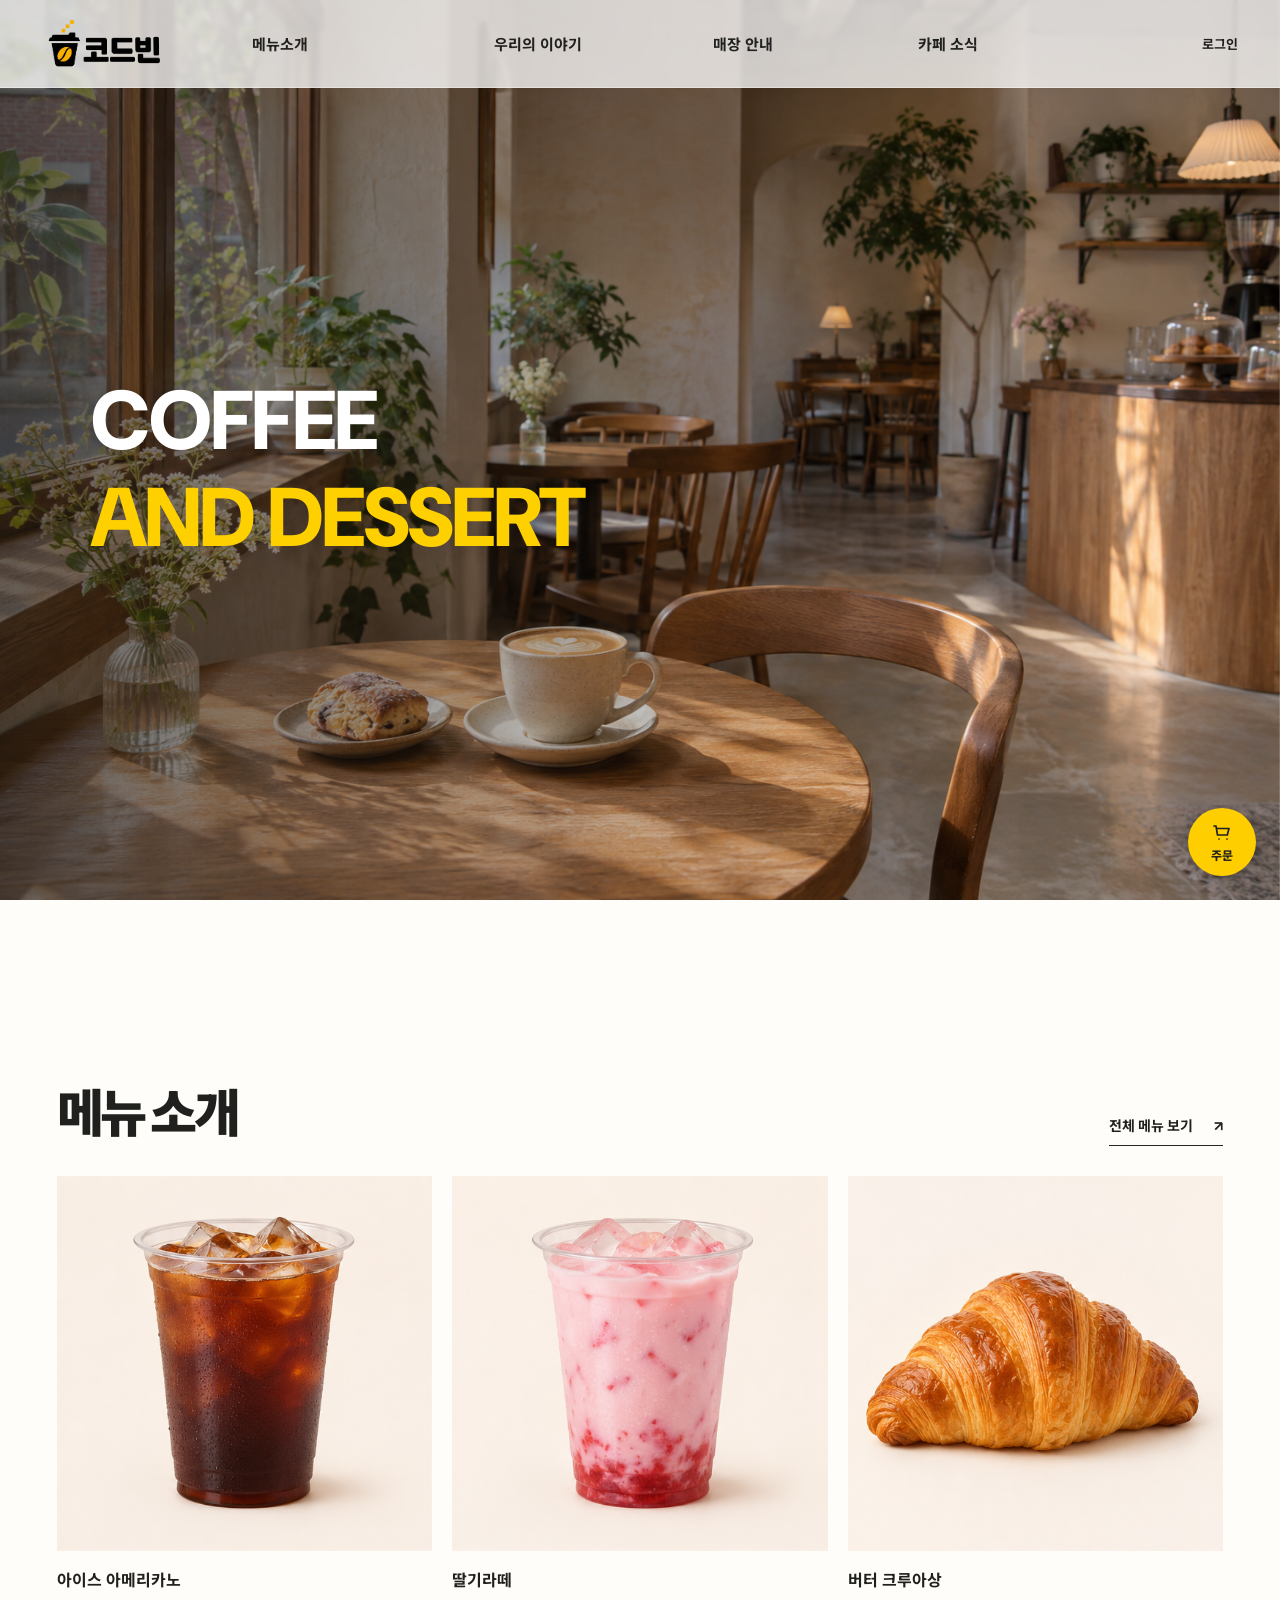
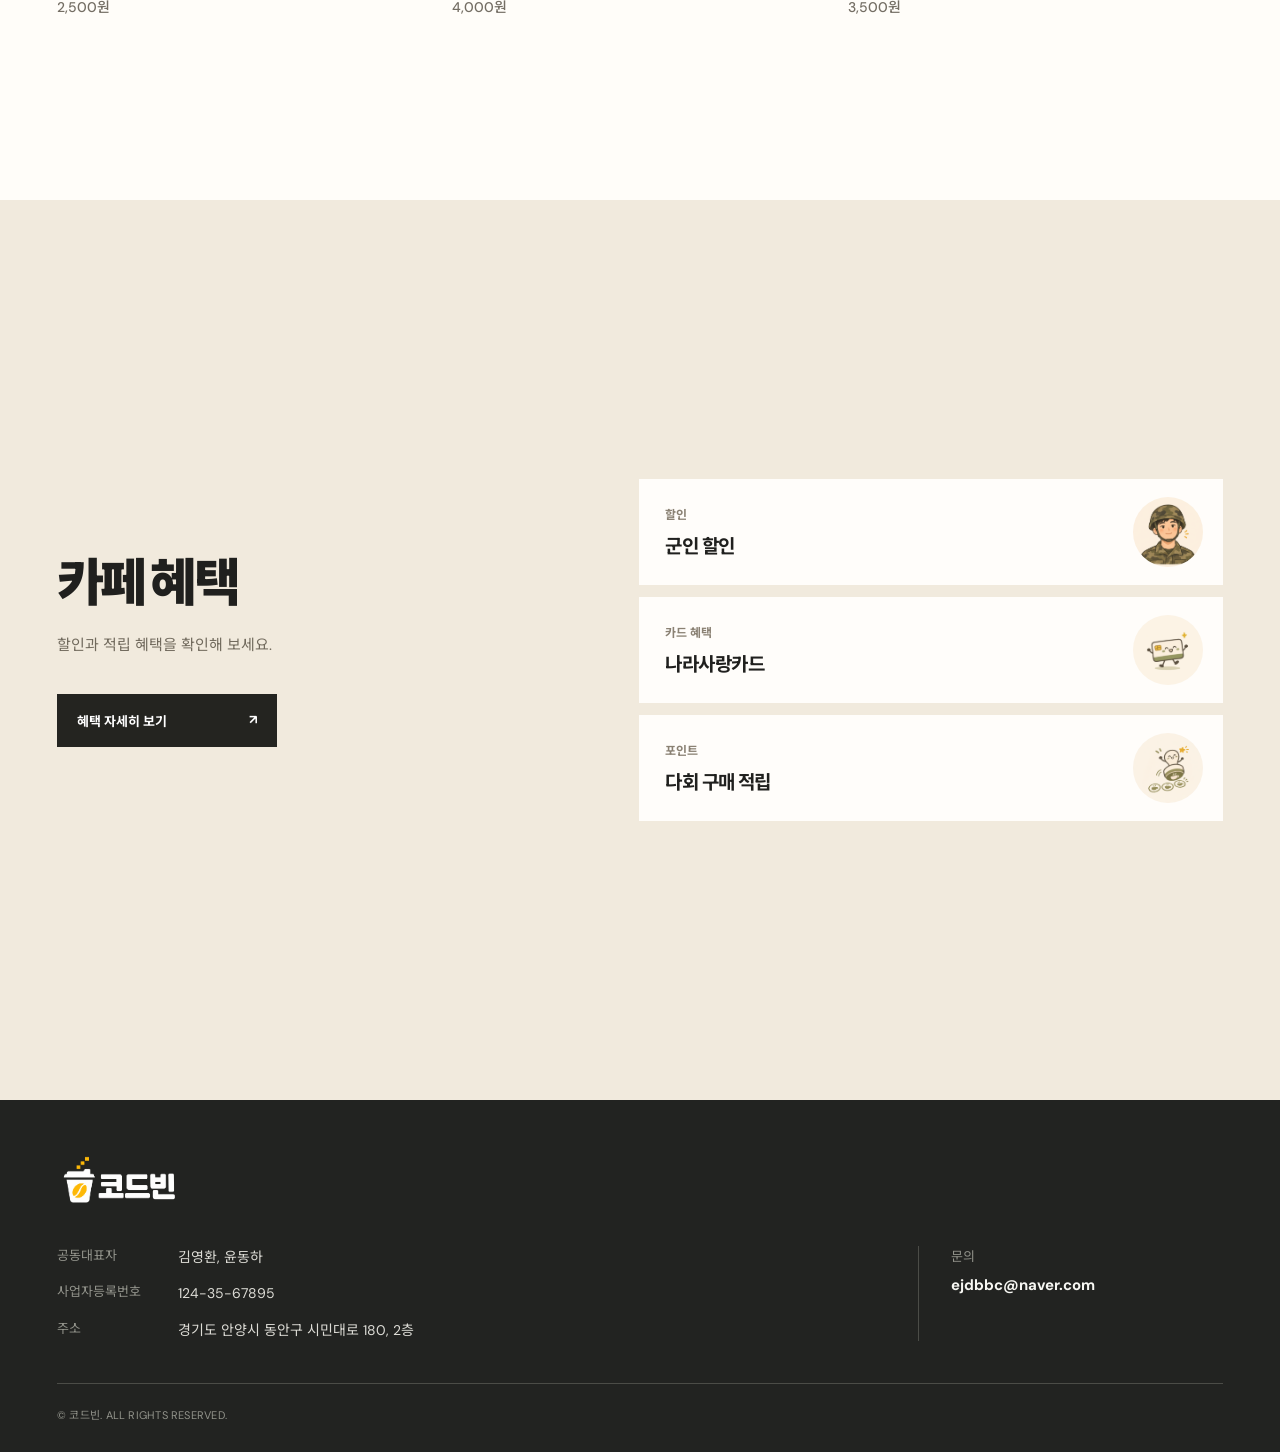
<file: index.html>
<!doctype html>
<html lang="ko">
<head>
  <meta charset="UTF-8"><meta name="viewport" content="width=device-width, initial-scale=1">
  <meta name="description" content="매일의 기분 좋은 한 잔을 위한 카페 홈페이지 시안입니다.">
  <title>코드빈 | 좋은 하루의 시작</title>
  <link rel="stylesheet" href="style.css?v=27">
  <link rel="stylesheet" href="account.css?v=2">
  <script src="app.js?v=15" defer></script>
  <script src="catalog.js?v=1" defer></script>
  <script src="pricing.js?v=1" defer></script>
  <script src="account-status.js?v=2" defer></script>
</head>
<body class="home-page">
<a class="skip" href="menu.html#menu">메뉴 바로가기</a>
<header class="header" id="site-header"><div class="header-inner">
  <a class="brand" href="index.html#top" aria-label="코드빈 홈"><span class="brand-logo-frame"><img class="brand-logo" src="assets/codebean-cup-logo.png" alt=""></span></a>
  <nav class="primary-nav" aria-label="주요 메뉴">
    <a class="nav-trigger nav-menu-link" href="menu.html#menu">메뉴소개</a>
    <button class="nav-trigger" type="button" aria-expanded="false" aria-controls="nav-panel" data-nav="story">우리의 이야기</button>
    <button class="nav-trigger" type="button" aria-expanded="false" aria-controls="nav-panel" data-nav="store">매장 안내</button>
    <button class="nav-trigger" type="button" aria-expanded="false" aria-controls="nav-panel" data-nav="news">카페 소식</button>
  </nav>
  <div class="header-account">
      <a class="account-link" data-account-link href="account.html" aria-label="로그인"><svg class="account-icon" viewBox="0 0 24 24" aria-hidden="true"><circle cx="12" cy="8" r="3.5"></circle><path d="M5.5 20c0-3.3 2.8-6 6.5-6s6.5 2.7 6.5 6"></path></svg><span class="account-link-text">로그인</span></a>
      <span class="account-name" data-account-name hidden></span><button class="account-logout" type="button" data-account-logout aria-label="로그아웃" hidden><svg class="account-icon" viewBox="0 0 24 24" aria-hidden="true"><path d="M10 4H5v16h5M14 8l4 4-4 4M8 12h10"></path></svg><span class="account-link-text">로그아웃</span></button>
    </div>
</div>
<div class="nav-panel" id="nav-panel" aria-hidden="true" inert>
  <div class="nav-panel-inner">
    <div class="nav-column" data-column="story"><a href="about.html#about">카페 소개</a><span class="nav-placeholder">브랜드 이야기 <small>준비 중</small></span></div>
    <div class="nav-column" data-column="store"><a href="stores.html">매장 안내</a></div>
    <div class="nav-column" data-column="news"><a href="index.html#event">이벤트</a><a href="notices.html">공지사항</a></div>
  </div>
</div></header>
<main id="top">
<section class="hero"><div class="hero-inner">
  <div class="hero-copy"><h1>COFFEE<br><em>AND DESSERT</em></h1></div>
  <div class="hero-visual" role="img" aria-label="햇살이 들어오는 카페와 테이블 위 커피"></div>
  
</div></section>

<section class="feature-section" aria-labelledby="feature-title"><div class="section feature-inner">
  <div class="feature-heading"><h2 id="feature-title">메뉴 소개</h2><a class="feature-link" href="menu.html#menu">전체 메뉴 보기 <span aria-hidden="true">↗</span></a></div>
  <div class="feature-grid">
    <div class="feature-item"><div class="feature-photo feature-coffee" role="img" aria-label="아이스 아메리카노"></div><div class="feature-details"><strong>아이스 아메리카노</strong><span data-product-price="ICED AMERICANO"></span></div></div>
    <div class="feature-item"><div class="feature-photo feature-strawberry" role="img" aria-label="딸기라떼"></div><div class="feature-details"><strong>딸기라떼</strong><span data-product-price="STRAWBERRY LATTE"></span></div></div>
    <div class="feature-item"><div class="feature-photo feature-bread" role="img" aria-label="버터 크루아상"></div><div class="feature-details"><strong>버터 크루아상</strong><span data-product-price="BUTTER CROISSANT"></span></div></div>
  </div>
</div></section>
<section id="event" class="event-section"><div class="section event-inner">
  <div class="event-copy"><h2>카페 혜택</h2><p>할인과 적립 혜택을 확인해 보세요.</p><a class="button-dark" href="notices.html">혜택 자세히 보기 <span aria-hidden="true">↗</span></a></div>
  <div class="event-cards" aria-label="혜택 종류">
    <div class="event-card"><span>할인</span><strong>군인 할인</strong></div>
    <div class="event-card"><span>카드 혜택</span><strong>나라사랑카드</strong></div>
    <div class="event-card"><span>포인트</span><strong>다회 구매 적립</strong></div>
  </div>
</div></section>

</main>
<footer class="site-footer">
  <div class="footer-inner">
    <a href="#top" class="footer-brand" aria-label="코드빈 홈"><span class="brand-logo-frame"><img class="brand-logo" src="assets/codebean-cup-logo.png" alt=""></span></a>
    <div class="footer-content">
      <div class="footer-info">
        <div class="footer-row"><span class="footer-label">공동대표자</span><span>김영환, 윤동하</span></div>
        <div class="footer-row"><span class="footer-label">사업자등록번호</span><span>124-35-67895</span></div>
        <div class="footer-row"><span class="footer-label">주소</span><span>경기도 안양시 동안구 시민대로 180, 2층</span></div>
      </div>
      <div class="footer-contact"><span class="footer-contact-title">문의</span><a href="mailto:ejdbbc@naver.com">ejdbbc@naver.com</a></div>
    </div>
    <div class="footer-bottom">© 코드빈. ALL RIGHTS RESERVED.</div>
  </div>
</footer>
<a class="floating-order" href="order.html" aria-label="주문하기"><svg viewBox="0 0 24 24" aria-hidden="true"><path d="M4 6h2l1.5 9h9.8l1.7-6.5H7M9 19h.01M17 19h.01"></path></svg><span>주문</span></a>

</body></html>
</file>
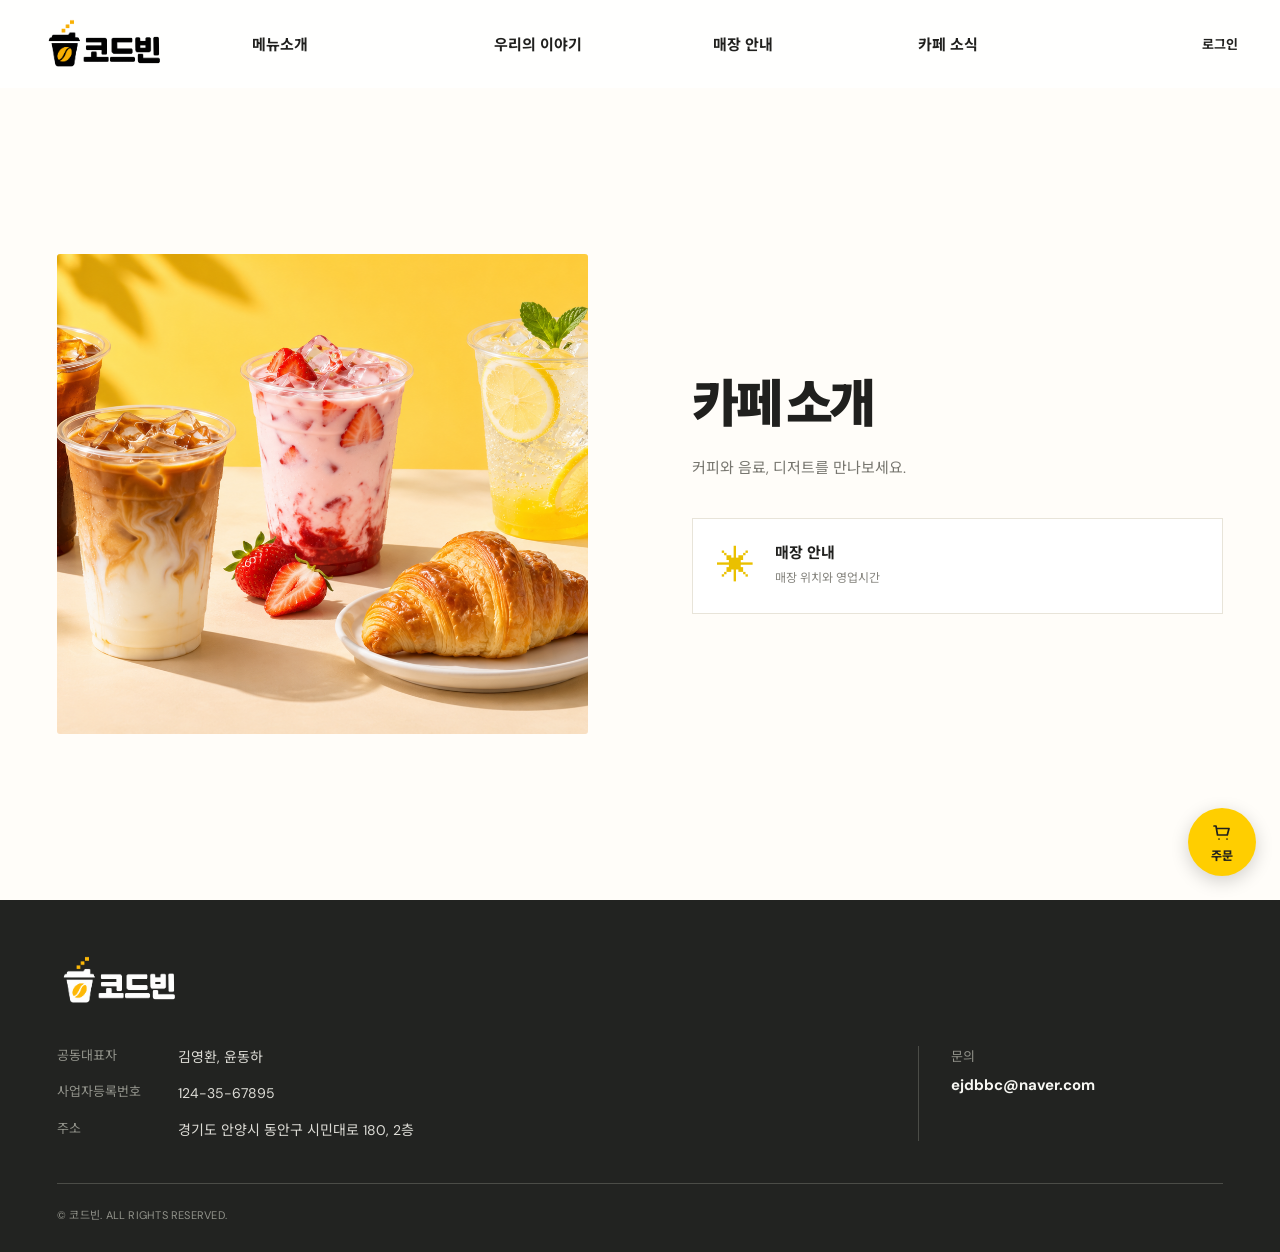
<file: about.html>
<!doctype html>
<html lang="ko"><head>
  <meta charset="UTF-8"><meta name="viewport" content="width=device-width, initial-scale=1">
  <title>카페 소개 | 코드빈</title>
  <link rel="stylesheet" href="style.css?v=26"><link rel="stylesheet" href="account.css?v=2">
  <script src="app.js?v=15" defer></script><script src="account-status.js?v=2" defer></script>
</head><body class="sub-page about-page">
<a class="skip" href="#content">본문 바로가기</a>
<header class="header" id="site-header"><div class="header-inner">
  <a class="brand" href="index.html#top" aria-label="코드빈 홈"><span class="brand-logo-frame"><img class="brand-logo" src="assets/codebean-cup-logo.png" alt=""></span></a>
  <nav class="primary-nav" aria-label="주요 메뉴">
    <a class="nav-trigger nav-menu-link" href="menu.html#menu">메뉴소개</a>
    <button class="nav-trigger" type="button" aria-expanded="false" aria-controls="nav-panel" data-nav="story">우리의 이야기</button>
    <button class="nav-trigger" type="button" aria-expanded="false" aria-controls="nav-panel" data-nav="store">매장 안내</button>
    <button class="nav-trigger" type="button" aria-expanded="false" aria-controls="nav-panel" data-nav="news">카페 소식</button>
  </nav>
  <div class="header-account">
      <a class="account-link" data-account-link href="account.html" aria-label="로그인"><svg class="account-icon" viewBox="0 0 24 24" aria-hidden="true"><circle cx="12" cy="8" r="3.5"></circle><path d="M5.5 20c0-3.3 2.8-6 6.5-6s6.5 2.7 6.5 6"></path></svg><span class="account-link-text">로그인</span></a>
      <span class="account-name" data-account-name hidden></span><button class="account-logout" type="button" data-account-logout aria-label="로그아웃" hidden><svg class="account-icon" viewBox="0 0 24 24" aria-hidden="true"><path d="M10 4H5v16h5M14 8l4 4-4 4M8 12h10"></path></svg><span class="account-link-text">로그아웃</span></button>
    </div>
</div>
<div class="nav-panel" id="nav-panel" aria-hidden="true" inert>
  <div class="nav-panel-inner">
    <div class="nav-column" data-column="story"><a href="about.html#about">카페 소개</a><span class="nav-placeholder">브랜드 이야기 <small>준비 중</small></span></div>
    <div class="nav-column" data-column="store"><a href="stores.html">매장 안내</a></div>
    <div class="nav-column" data-column="news"><a href="index.html#event">이벤트</a><a href="notices.html">공지사항</a></div>
  </div>
</div></header>
<main id="content"><section id="about" class="section about-section"><div class="about-photo" role="img" aria-label="커피와 음료, 크루아상"></div><div class="about-copy"><h2>카페 소개</h2><p>커피와 음료, 디저트를 만나보세요.</p><a id="visit" class="visit-card" href="stores.html"><span class="pin" aria-hidden="true">✳</span><div><strong>매장 안내</strong><p>매장 위치와 영업시간</p></div></a></div></section></main>
<footer class="site-footer">
  <div class="footer-inner">
    <a href="index.html#top" class="footer-brand" aria-label="코드빈 홈"><span class="brand-logo-frame"><img class="brand-logo" src="assets/codebean-cup-logo.png" alt=""></span></a>
    <div class="footer-content">
      <div class="footer-info">
        <div class="footer-row"><span class="footer-label">공동대표자</span><span>김영환, 윤동하</span></div>
        <div class="footer-row"><span class="footer-label">사업자등록번호</span><span>124-35-67895</span></div>
        <div class="footer-row"><span class="footer-label">주소</span><span>경기도 안양시 동안구 시민대로 180, 2층</span></div>
      </div>
      <div class="footer-contact"><span class="footer-contact-title">문의</span><a href="mailto:ejdbbc@naver.com">ejdbbc@naver.com</a></div>
    </div>
    <div class="footer-bottom">© 코드빈. ALL RIGHTS RESERVED.</div>
  </div>
</footer>
<a class="floating-order" href="order.html" aria-label="주문하기"><svg viewBox="0 0 24 24" aria-hidden="true"><path d="M4 6h2l1.5 9h9.8l1.7-6.5H7M9 19h.01M17 19h.01"></path></svg><span>주문</span></a>

</body></html>
</file>
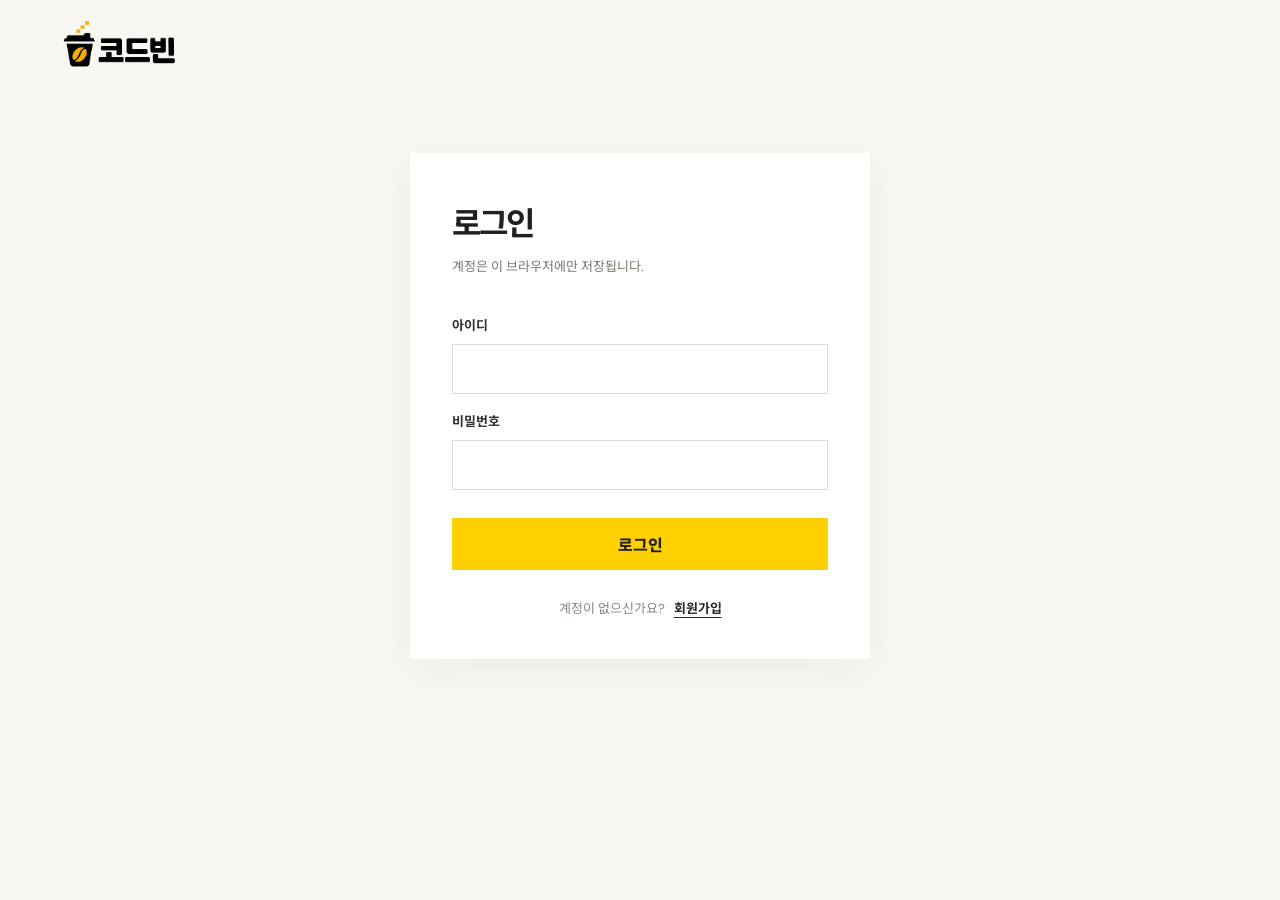
<file: account.html>
<!doctype html>
<html lang="ko">
<head>
  <meta charset="UTF-8">
  <meta name="viewport" content="width=device-width, initial-scale=1">
  <meta name="description" content="카페 로그인과 회원가입">
  <title>로그인 | 코드빈</title>
  <link rel="stylesheet" href="style.css?v=26">
  <link rel="stylesheet" href="account.css?v=2">
  <script src="account.js?v=3" defer></script>
</head>
<body class="account-page">
<header class="account-page-header">
  <a class="brand" href="index.html#top" aria-label="코드빈 홈"><span class="brand-logo-frame"><img class="brand-logo" src="assets/codebean-cup-logo.png" alt=""></span></a>
</header>
<main class="account-main">
  <section class="account-card" aria-labelledby="account-title">
    <h1 id="account-title">로그인</h1>
    <p class="account-description">계정은 이 브라우저에만 저장됩니다.</p>
    <p class="account-message" id="account-message" role="status" aria-live="polite" hidden></p>

    <form id="login-form">
      <label for="login-id">아이디</label>
      <input id="login-id" name="username" autocomplete="username" maxlength="20" required>
      <label for="login-password">비밀번호</label>
      <input id="login-password" name="password" type="password" autocomplete="current-password" maxlength="128" required>
      <button class="account-submit" type="submit">로그인</button>
      <p class="account-switch">계정이 없으신가요? <button type="button" data-account-mode="signup">회원가입</button></p>
    </form>

    <form id="signup-form" hidden>
      <label for="signup-id">아이디</label>
      <input id="signup-id" name="username" autocomplete="username" minlength="3" maxlength="20" placeholder="3~20자" required>
      <label for="signup-password">비밀번호</label>
      <input id="signup-password" name="password" type="password" autocomplete="new-password" minlength="8" maxlength="128" placeholder="8자 이상" required>
      <label for="signup-confirm">비밀번호 확인</label>
      <input id="signup-confirm" name="password-confirm" type="password" autocomplete="new-password" minlength="8" maxlength="128" required>
      <button class="account-submit" type="submit">회원가입</button>
      <p class="account-switch">이미 계정이 있으신가요? <button type="button" data-account-mode="login">로그인</button></p>
    </form>
  </section>
</main>

</body>
</html>
</file>
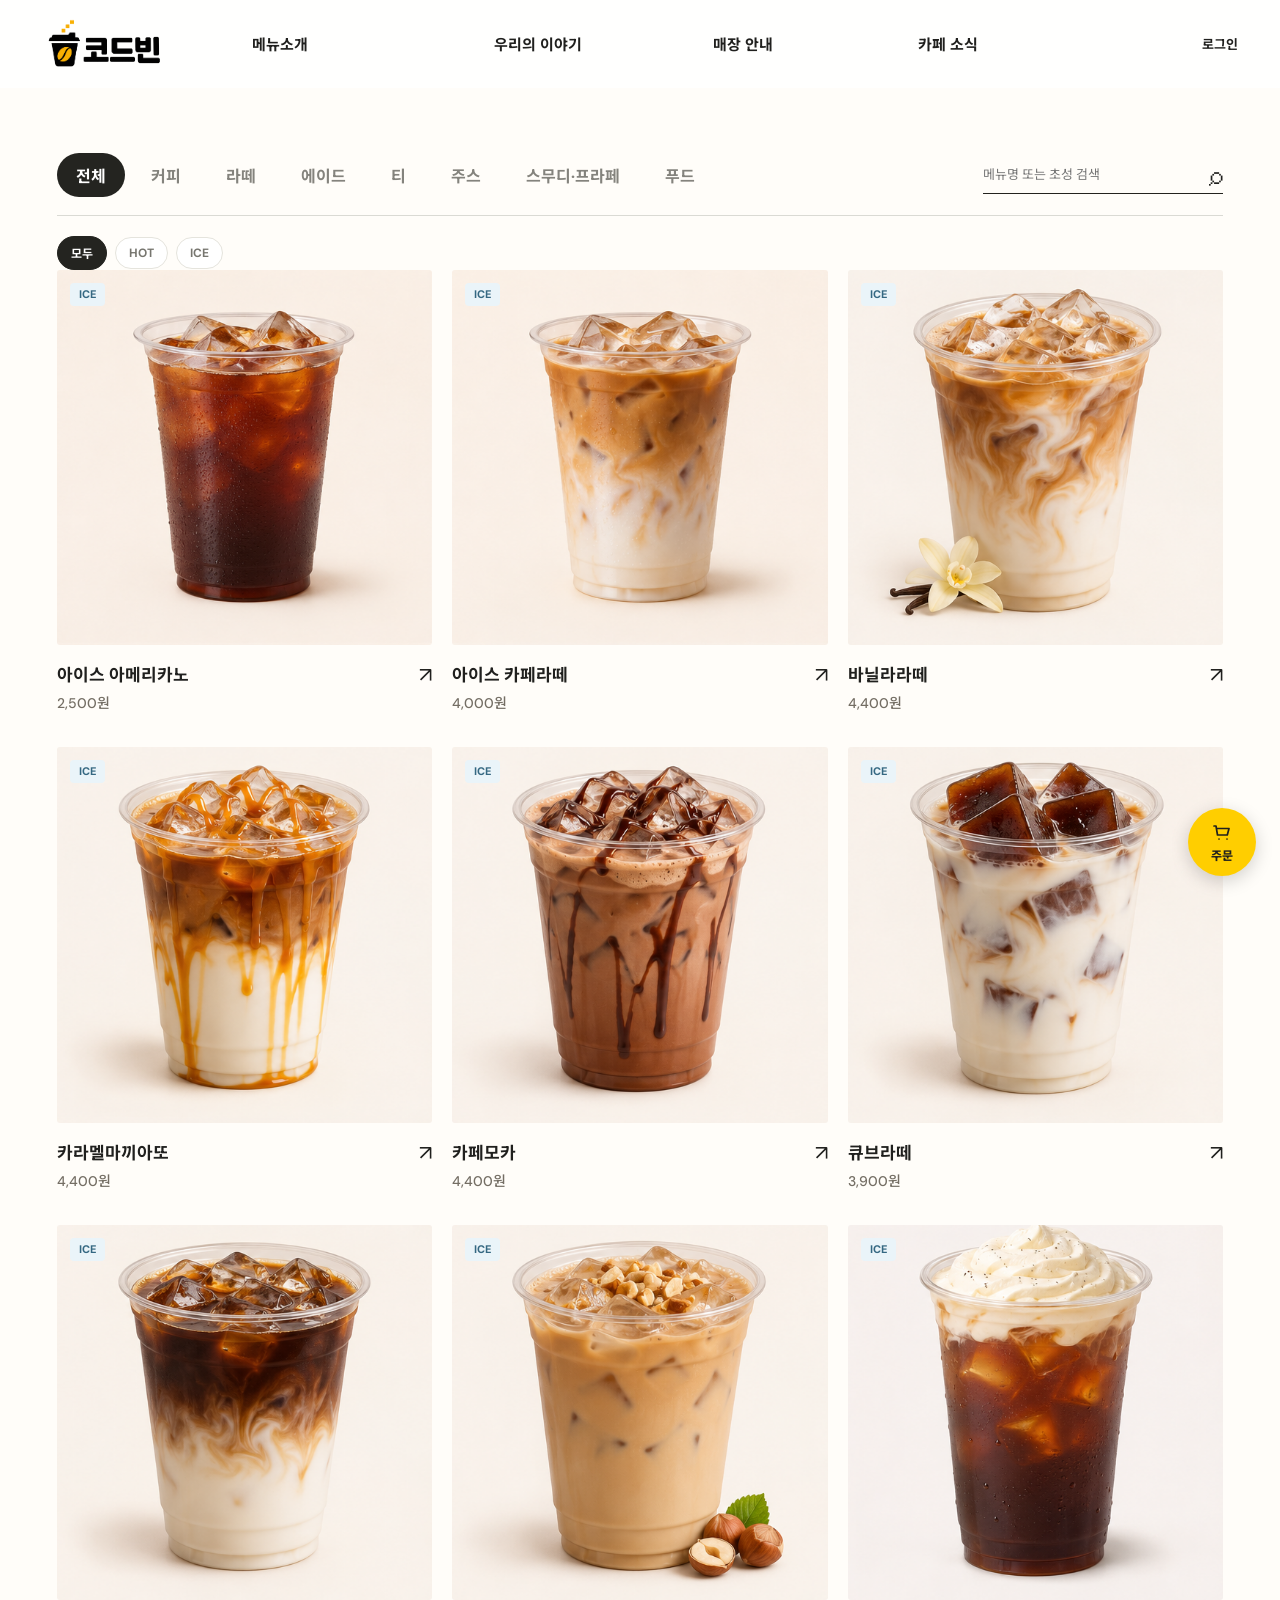
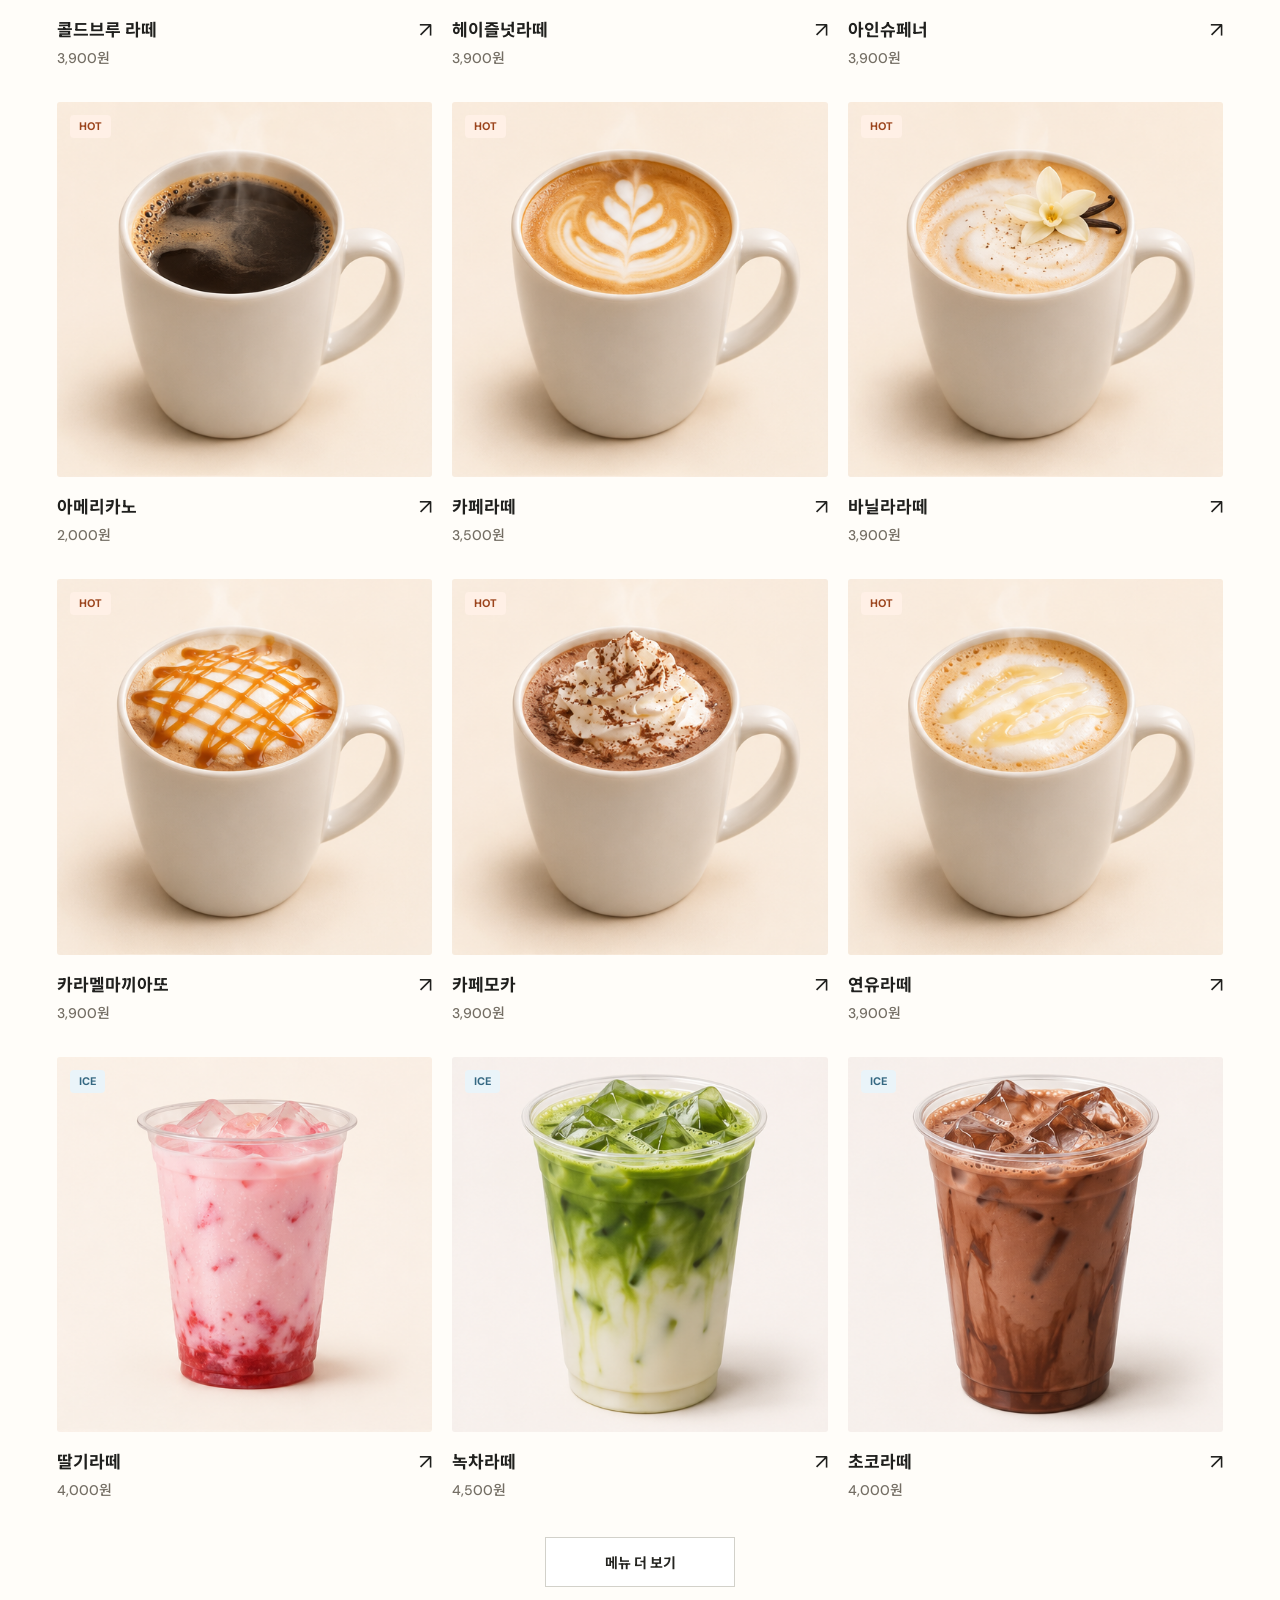
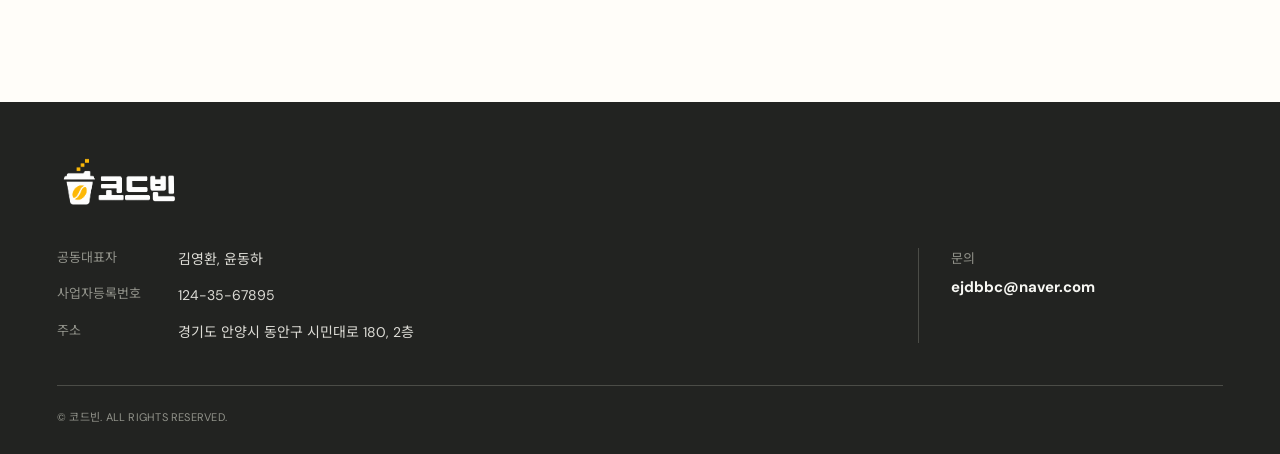
<file: menu.html>
<!doctype html>
<html lang="ko"><head>
  <meta charset="UTF-8"><meta name="viewport" content="width=device-width, initial-scale=1">
  <title>메뉴 | 코드빈</title>
  <link rel="stylesheet" href="style.css?v=27"><link rel="stylesheet" href="account.css?v=2">
  <script src="app.js?v=15" defer></script><script src="catalog.js?v=1" defer></script><script src="pricing.js?v=1" defer></script><script src="menu.js?v=4" defer></script><script src="account-status.js?v=2" defer></script>
</head><body class="sub-page menu-page">
<a class="skip" href="#content">본문 바로가기</a>
<header class="header" id="site-header"><div class="header-inner">
  <a class="brand" href="index.html#top" aria-label="코드빈 홈"><span class="brand-logo-frame"><img class="brand-logo" src="assets/codebean-cup-logo.png" alt=""></span></a>
  <nav class="primary-nav" aria-label="주요 메뉴">
    <a class="nav-trigger nav-menu-link" href="menu.html#menu">메뉴소개</a>
    <button class="nav-trigger" type="button" aria-expanded="false" aria-controls="nav-panel" data-nav="story">우리의 이야기</button>
    <button class="nav-trigger" type="button" aria-expanded="false" aria-controls="nav-panel" data-nav="store">매장 안내</button>
    <button class="nav-trigger" type="button" aria-expanded="false" aria-controls="nav-panel" data-nav="news">카페 소식</button>
  </nav>
  <div class="header-account">
      <a class="account-link" data-account-link href="account.html" aria-label="로그인"><svg class="account-icon" viewBox="0 0 24 24" aria-hidden="true"><circle cx="12" cy="8" r="3.5"></circle><path d="M5.5 20c0-3.3 2.8-6 6.5-6s6.5 2.7 6.5 6"></path></svg><span class="account-link-text">로그인</span></a>
      <span class="account-name" data-account-name hidden></span><button class="account-logout" type="button" data-account-logout aria-label="로그아웃" hidden><svg class="account-icon" viewBox="0 0 24 24" aria-hidden="true"><path d="M10 4H5v16h5M14 8l4 4-4 4M8 12h10"></path></svg><span class="account-link-text">로그아웃</span></button>
    </div>
</div>
<div class="nav-panel" id="nav-panel" aria-hidden="true" inert>
  <div class="nav-panel-inner">
    <div class="nav-column" data-column="story"><a href="about.html#about">카페 소개</a><span class="nav-placeholder">브랜드 이야기 <small>준비 중</small></span></div>
    <div class="nav-column" data-column="store"><a href="stores.html">매장 안내</a></div>
    <div class="nav-column" data-column="news"><a href="index.html#event">이벤트</a><a href="notices.html">공지사항</a></div>
  </div>
</div></header>
<main id="content"><section id="menu" class="section menu-section" aria-labelledby="menu-title"><h1 id="menu-title" class="sr-only">메뉴</h1>
  <div class="menu-tools"><div class="tabs" role="group" aria-label="메뉴 분류"><button class="tab active" data-category="전체" aria-pressed="true">전체</button><button class="tab" data-category="커피" aria-pressed="false">커피</button><button class="tab" data-category="라떼" aria-pressed="false">라떼</button><button class="tab" data-category="에이드" aria-pressed="false">에이드</button><button class="tab" data-category="티" aria-pressed="false">티</button><button class="tab" data-category="주스" aria-pressed="false">주스</button><button class="tab" data-category="스무디·프라페" aria-pressed="false">스무디·프라페</button><button class="tab" data-category="디저트" aria-pressed="false">푸드</button></div><label class="search"><span class="sr-only">메뉴 검색</span><input id="search" type="search" placeholder="메뉴명 또는 초성 검색" autocomplete="off"><span aria-hidden="true">⌕</span></label></div>
  <div class="temperature-bar" id="temperature-bar" role="group" aria-label="음료 온도">
    <button class="temperature-option active" type="button" data-temperature="모두" aria-pressed="true">모두</button>
    <button class="temperature-option" type="button" data-temperature="따뜻한" aria-pressed="false">HOT</button>
    <button class="temperature-option" type="button" data-temperature="차가운" aria-pressed="false">ICE</button>
  </div>
  <div class="menu-grid" id="menu-grid"></div><button class="more-menu" id="more-menu" type="button" hidden>메뉴 더 보기</button><p class="empty" id="empty" hidden>검색 결과가 없어요. 다른 메뉴 이름을 입력해 보세요.</p>
</section></main>
<footer class="site-footer">
  <div class="footer-inner">
    <a href="index.html#top" class="footer-brand" aria-label="코드빈 홈"><span class="brand-logo-frame"><img class="brand-logo" src="assets/codebean-cup-logo.png" alt=""></span></a>
    <div class="footer-content">
      <div class="footer-info">
        <div class="footer-row"><span class="footer-label">공동대표자</span><span>김영환, 윤동하</span></div>
        <div class="footer-row"><span class="footer-label">사업자등록번호</span><span>124-35-67895</span></div>
        <div class="footer-row"><span class="footer-label">주소</span><span>경기도 안양시 동안구 시민대로 180, 2층</span></div>
      </div>
      <div class="footer-contact"><span class="footer-contact-title">문의</span><a href="mailto:ejdbbc@naver.com">ejdbbc@naver.com</a></div>
    </div>
    <div class="footer-bottom">© 코드빈. ALL RIGHTS RESERVED.</div>
  </div>
</footer>
<a class="floating-order" href="order.html" aria-label="주문하기"><svg viewBox="0 0 24 24" aria-hidden="true"><path d="M4 6h2l1.5 9h9.8l1.7-6.5H7M9 19h.01M17 19h.01"></path></svg><span>주문</span></a>
<dialog id="detail-dialog" aria-labelledby="dialog-title"><button id="close-dialog" class="dialog-close" aria-label="닫기">×</button><div id="dialog-content"></div></dialog>
</body></html>
</file>
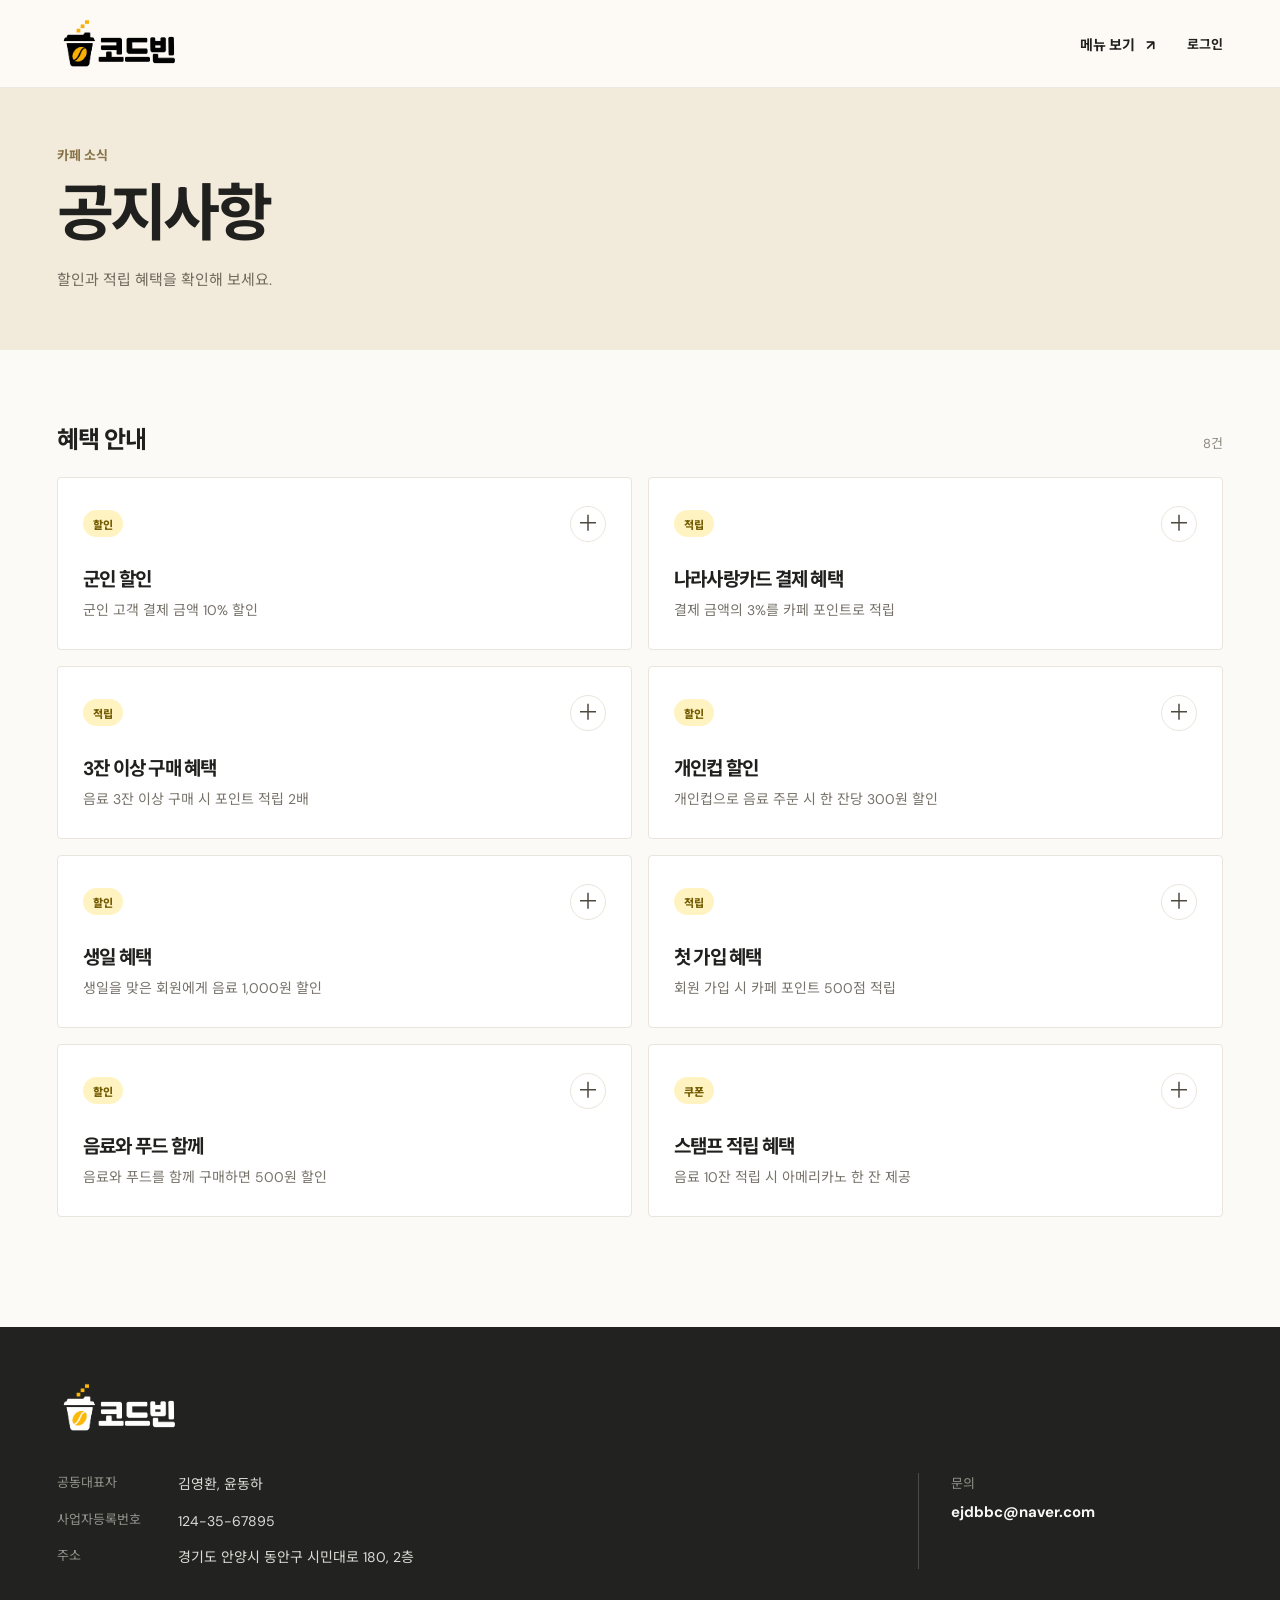
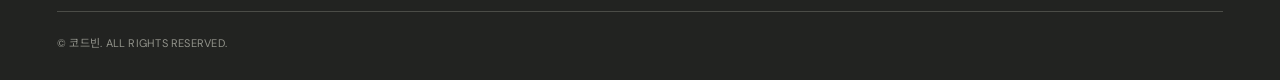
<file: notices.html>
<!doctype html>
<html lang="ko">
<head>
  <meta charset="UTF-8">
  <meta name="viewport" content="width=device-width, initial-scale=1">
  <meta name="description" content="카페의 할인과 적립 혜택을 확인하세요.">
  <title>공지사항 | 코드빈</title>
  <link rel="stylesheet" href="style.css?v=26">
  <link rel="stylesheet" href="account.css?v=2">
  <link rel="stylesheet" href="notices.css?v=3">
  <script src="account-status.js?v=1" defer></script>
</head>
<body class="notice-page">
<a class="skip" href="#notices">공지사항 바로가기</a>
<header class="notice-header">
  <div class="notice-header-inner">
    <a class="brand" href="index.html#top" aria-label="코드빈 홈"><span class="brand-logo-frame"><img class="brand-logo" src="assets/codebean-cup-logo.png" alt=""></span></a>
    <div class="notice-actions"><a class="notice-menu-link" href="menu.html#menu">메뉴 보기 <span aria-hidden="true">↗</span></a><div class="header-account">
      <a class="account-link" data-account-link href="account.html" aria-label="로그인"><svg class="account-icon" viewBox="0 0 24 24" aria-hidden="true"><circle cx="12" cy="8" r="3.5"></circle><path d="M5.5 20c0-3.3 2.8-6 6.5-6s6.5 2.7 6.5 6"></path></svg><span class="account-link-text">로그인</span></a>
      <span class="account-name" data-account-name hidden></span><button class="account-logout" type="button" data-account-logout aria-label="로그아웃" hidden><svg class="account-icon" viewBox="0 0 24 24" aria-hidden="true"><path d="M10 4H5v16h5M14 8l4 4-4 4M8 12h10"></path></svg><span class="account-link-text">로그아웃</span></button>
    </div></div>
  </div>
</header>
<main id="notices">
  <section class="notice-intro">
    <div class="notice-wrap">
      <p class="notice-breadcrumb">카페 소식</p>
      <h1>공지사항</h1>
      <p>할인과 적립 혜택을 확인해 보세요.</p>
    </div>
  </section>
  <section class="notice-content" aria-labelledby="notice-list-heading">
    <div class="notice-list-header"><h2 id="notice-list-heading">혜택 안내</h2><span>8건</span></div>
    <div class="notice-list">
      <details class="notice-card" id="military">
        <summary>
          <span class="notice-tag">할인</span>
          <span class="notice-summary"><strong>군인 할인</strong><span>군인 고객 결제 금액 10% 할인</span></span>
          <span class="notice-toggle" aria-hidden="true">＋</span>
        </summary>
        <div class="notice-body"><dl>
          <div><dt>대상</dt><dd>군인 고객</dd></div>
          <div><dt>혜택</dt><dd>결제 금액의 10% 할인</dd></div>
          <div><dt>이용 방법</dt><dd>결제 전 군인 신분을 확인해 주세요.</dd></div>
        </dl></div>
      </details>
      <details class="notice-card" id="military-card">
        <summary>
          <span class="notice-tag">적립</span>
          <span class="notice-summary"><strong>나라사랑카드 결제 혜택</strong><span>결제 금액의 3%를 카페 포인트로 적립</span></span>
          <span class="notice-toggle" aria-hidden="true">＋</span>
        </summary>
        <div class="notice-body"><dl>
          <div><dt>대상</dt><dd>나라사랑카드로 결제하는 고객</dd></div>
          <div><dt>혜택</dt><dd>결제 금액의 3%를 카페 포인트로 적립</dd></div>
          <div><dt>이용 방법</dt><dd>결제 시 나라사랑카드를 사용해 주세요.</dd></div>
        </dl></div>
      </details>
      <details class="notice-card" id="three-drinks">
        <summary>
          <span class="notice-tag">적립</span>
          <span class="notice-summary"><strong>3잔 이상 구매 혜택</strong><span>음료 3잔 이상 구매 시 포인트 적립 2배</span></span>
          <span class="notice-toggle" aria-hidden="true">＋</span>
        </summary>
        <div class="notice-body"><dl>
          <div><dt>대상</dt><dd>한 번에 음료 3잔 이상 구매하는 고객</dd></div>
          <div><dt>혜택</dt><dd>기본 적립 포인트의 2배 적립</dd></div>
          <div><dt>이용 방법</dt><dd>주문할 때 음료 3잔 이상을 함께 결제해 주세요.</dd></div>
        </dl></div>
      </details>
      <details class="notice-card" id="personal-cup">
        <summary>
          <span class="notice-tag">할인</span>
          <span class="notice-summary"><strong>개인컵 할인</strong><span>개인컵으로 음료 주문 시 한 잔당 300원 할인</span></span>
          <span class="notice-toggle" aria-hidden="true">＋</span>
        </summary>
        <div class="notice-body"><dl>
          <div><dt>대상</dt><dd>개인컵을 사용하는 고객</dd></div>
          <div><dt>혜택</dt><dd>개인컵에 담는 음료 한 잔당 300원 할인</dd></div>
          <div><dt>이용 방법</dt><dd>주문할 때 개인컵을 전달해 주세요.</dd></div>
        </dl></div>
      </details>
      <details class="notice-card" id="birthday">
        <summary>
          <span class="notice-tag">할인</span>
          <span class="notice-summary"><strong>생일 혜택</strong><span>생일을 맞은 회원에게 음료 1,000원 할인</span></span>
          <span class="notice-toggle" aria-hidden="true">＋</span>
        </summary>
        <div class="notice-body"><dl>
          <div><dt>대상</dt><dd>생일을 맞은 회원</dd></div>
          <div><dt>혜택</dt><dd>음료 한 잔에 1,000원 할인, 연 1회</dd></div>
          <div><dt>이용 방법</dt><dd>생일 전후 7일 안에 방문해 생일을 확인해 주세요.</dd></div>
        </dl></div>
      </details>
      <details class="notice-card" id="welcome">
        <summary>
          <span class="notice-tag">적립</span>
          <span class="notice-summary"><strong>첫 가입 혜택</strong><span>회원 가입 시 카페 포인트 500점 적립</span></span>
          <span class="notice-toggle" aria-hidden="true">＋</span>
        </summary>
        <div class="notice-body"><dl>
          <div><dt>대상</dt><dd>처음 가입하는 회원</dd></div>
          <div><dt>혜택</dt><dd>가입 환영 포인트 500점 적립</dd></div>
          <div><dt>이용 방법</dt><dd>회원 가입 후 계정당 한 번 받을 수 있습니다.</dd></div>
        </dl></div>
      </details>
      <details class="notice-card" id="drink-food">
        <summary>
          <span class="notice-tag">할인</span>
          <span class="notice-summary"><strong>음료와 푸드 함께</strong><span>음료와 푸드를 함께 구매하면 500원 할인</span></span>
          <span class="notice-toggle" aria-hidden="true">＋</span>
        </summary>
        <div class="notice-body"><dl>
          <div><dt>대상</dt><dd>음료와 푸드를 함께 구매하는 고객</dd></div>
          <div><dt>혜택</dt><dd>음료와 푸드 동시 구매 시 결제 금액 500원 할인</dd></div>
          <div><dt>이용 방법</dt><dd>음료와 푸드를 한 번에 결제해 주세요. 결제 건당 한 번 적용됩니다.</dd></div>
        </dl></div>
      </details>
      <details class="notice-card" id="stamp">
        <summary>
          <span class="notice-tag">쿠폰</span>
          <span class="notice-summary"><strong>스탬프 적립 혜택</strong><span>음료 10잔 적립 시 아메리카노 한 잔 제공</span></span>
          <span class="notice-toggle" aria-hidden="true">＋</span>
        </summary>
        <div class="notice-body"><dl>
          <div><dt>대상</dt><dd>스탬프를 적립하는 회원</dd></div>
          <div><dt>혜택</dt><dd>스탬프 10개를 모으면 아메리카노 한 잔 쿠폰 제공</dd></div>
          <div><dt>이용 방법</dt><dd>음료 한 잔당 스탬프 1개를 적립해 주세요.</dd></div>
        </dl></div>
      </details>
    </div>
  </section>
</main>
<footer class="site-footer">
  <div class="footer-inner">
    <a href="index.html#top" class="footer-brand" aria-label="코드빈 홈"><span class="brand-logo-frame"><img class="brand-logo" src="assets/codebean-cup-logo.png" alt=""></span></a>
    <div class="footer-content">
      <div class="footer-info">
        <div class="footer-row"><span class="footer-label">공동대표자</span><span>김영환, 윤동하</span></div>
        <div class="footer-row"><span class="footer-label">사업자등록번호</span><span>124-35-67895</span></div>
        <div class="footer-row"><span class="footer-label">주소</span><span>경기도 안양시 동안구 시민대로 180, 2층</span></div>
      </div>
      <div class="footer-contact"><span class="footer-contact-title">문의</span><a href="mailto:ejdbbc@naver.com">ejdbbc@naver.com</a></div>
    </div>
    <div class="footer-bottom">© 코드빈. ALL RIGHTS RESERVED.</div>
  </div>
</footer>
</body>
</html>
</file>
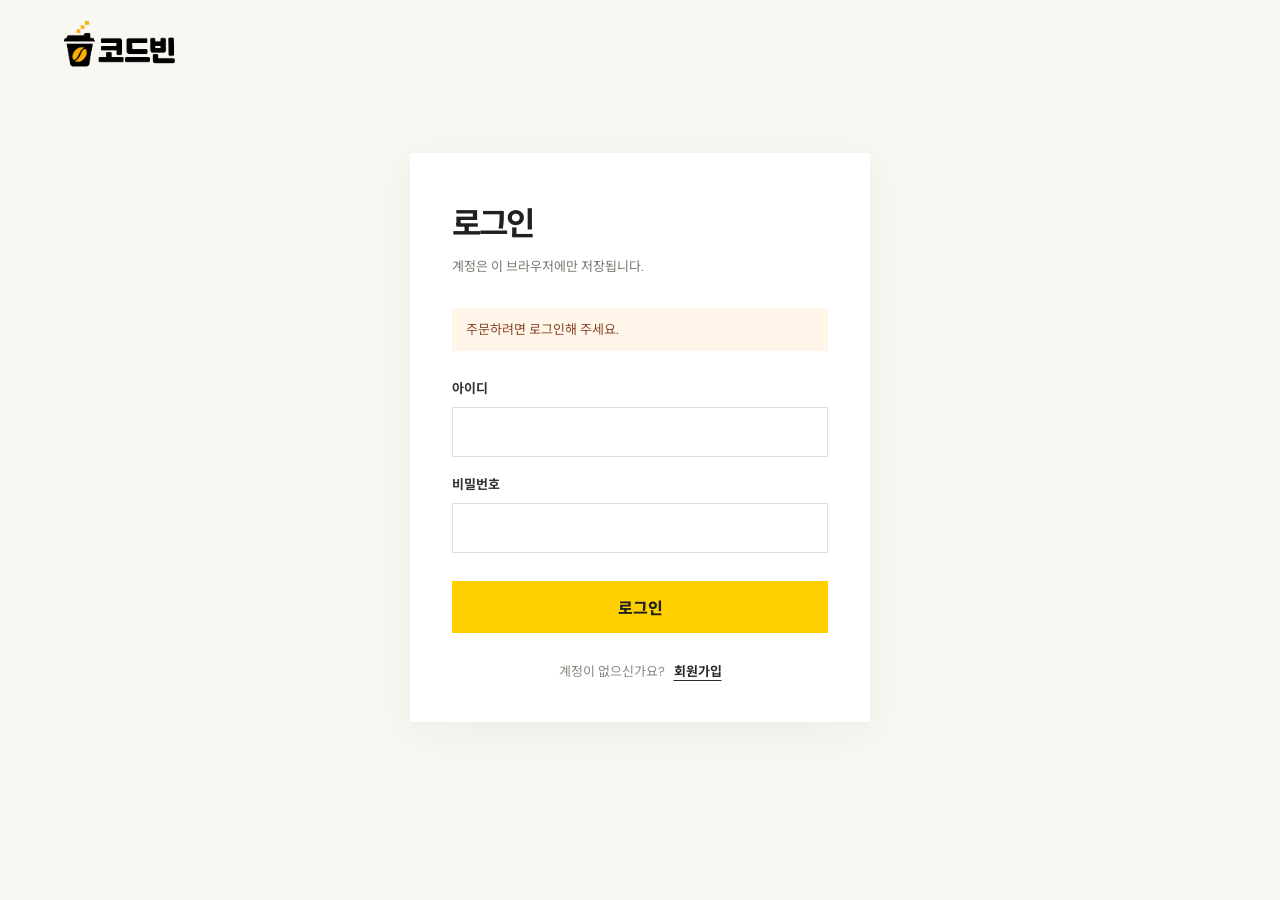
<file: order.html>
<!doctype html>
<html lang="ko">
<head>
  <meta charset="UTF-8"><meta name="viewport" content="width=device-width, initial-scale=1">
  <title>주문하기 | 코드빈</title>
  <link rel="stylesheet" href="style.css?v=26"><link rel="stylesheet" href="account.css?v=2"><link rel="stylesheet" href="order.css?v=12">
  <script src="account-status.js?v=2" defer></script><script src="catalog.js?v=1" defer></script><script src="pricing.js?v=1" defer></script><script src="stores-data.js?v=2" defer></script><script src="order.js?v=14" defer></script>
</head>
<body class="order-page">
<header class="order-header"><div class="order-header-inner">
  <a class="brand" href="index.html#top" aria-label="코드빈 홈"><span class="brand-logo-frame"><img class="brand-logo" src="assets/codebean-cup-logo.png" alt=""></span></a>
  <div class="notice-actions"><a class="notice-menu-link" href="menu.html#menu">메뉴 보기 <span aria-hidden="true">↗</span></a><div class="header-account">
    <a class="account-link" data-account-link href="account.html" aria-label="로그인"><svg class="account-icon" viewBox="0 0 24 24" aria-hidden="true"><circle cx="12" cy="8" r="3.5"></circle><path d="M5.5 20c0-3.3 2.8-6 6.5-6s6.5 2.7 6.5 6"></path></svg><span class="account-link-text">로그인</span></a>
    <span class="account-name" data-account-name hidden></span><button class="account-logout" type="button" data-account-logout aria-label="로그아웃" hidden><svg class="account-icon" viewBox="0 0 24 24" aria-hidden="true"><path d="M10 4H5v16h5M14 8l4 4-4 4M8 12h10"></path></svg><span class="account-link-text">로그아웃</span></button>
  </div></div>
</div></header>
<main class="order-main">
  <div class="order-heading"><div><p class="order-eyebrow">코드빈</p><h1>주문하기</h1></div></div>
  <div class="order-layout">
    <section class="order-catalog" aria-labelledby="order-menu-title">
      <h2 id="order-menu-title">메뉴</h2>
      <div class="order-filters" role="group" aria-label="메뉴 분류">
        <button class="order-filter active" type="button" data-category="전체" aria-pressed="true">전체</button><button class="order-filter" type="button" data-category="커피" aria-pressed="false">커피</button><button class="order-filter" type="button" data-category="라떼" aria-pressed="false">라떼</button><button class="order-filter" type="button" data-category="에이드" aria-pressed="false">에이드</button><button class="order-filter" type="button" data-category="티" aria-pressed="false">티</button><button class="order-filter" type="button" data-category="주스" aria-pressed="false">주스</button><button class="order-filter" type="button" data-category="스무디·프라페" aria-pressed="false">스무디·프라페</button><button class="order-filter" type="button" data-category="디저트" aria-pressed="false">푸드</button>
      </div>
      <div class="order-temperature-options" id="order-temperatures" role="group" aria-label="음료 온도"><button class="order-temp active" type="button" data-temperature="모두" aria-pressed="true">모두</button><button class="order-temp" type="button" data-temperature="따뜻한" aria-pressed="false">HOT</button><button class="order-temp" type="button" data-temperature="차가운" aria-pressed="false">ICE</button></div>
      <label class="order-search"><span class="sr-only">메뉴 검색</span><input type="search" id="order-search" placeholder="메뉴명 또는 초성 검색" autocomplete="off"><span aria-hidden="true">⌕</span></label>
      <div class="order-products" id="order-products"></div><p class="order-empty" id="order-empty" hidden>검색 결과가 없습니다.</p>
    </section>
    <aside class="cart" id="cart" aria-labelledby="cart-title">
      <div class="cart-heading"><h2 id="cart-title">장바구니</h2><span id="cart-count">0개</span><button class="cart-close" type="button" aria-label="장바구니 닫기">×</button></div>
      <p class="cart-empty" id="cart-empty">담은 메뉴가 없습니다.</p>
      <p class="cart-error" id="cart-error" role="status" hidden>장바구니를 브라우저에 저장하지 못했습니다.</p>
      <ul class="cart-items" id="cart-items"></ul>
      <div class="cart-total"><span>합계</span><strong id="cart-total">0원</strong></div>
      <button class="checkout-button" id="checkout-button" type="button" disabled>결제하기</button>
    </aside>
  </div>
</main>
<button class="cart-backdrop" type="button" aria-label="장바구니 닫기" hidden></button><button class="mobile-cart" type="button" id="mobile-cart" aria-controls="cart" aria-expanded="false" hidden><span>장바구니 <b id="mobile-count">0</b></span><strong id="mobile-total">0원</strong></button>
<p class="cart-toast" id="cart-toast" role="status" aria-live="polite" hidden></p>
<dialog class="option-dialog" id="option-dialog" aria-labelledby="option-title"><div id="option-content"></div></dialog>
<dialog class="checkout-dialog" id="checkout-dialog" aria-labelledby="checkout-title"><div id="checkout-content"></div></dialog>
</body></html>
</file>
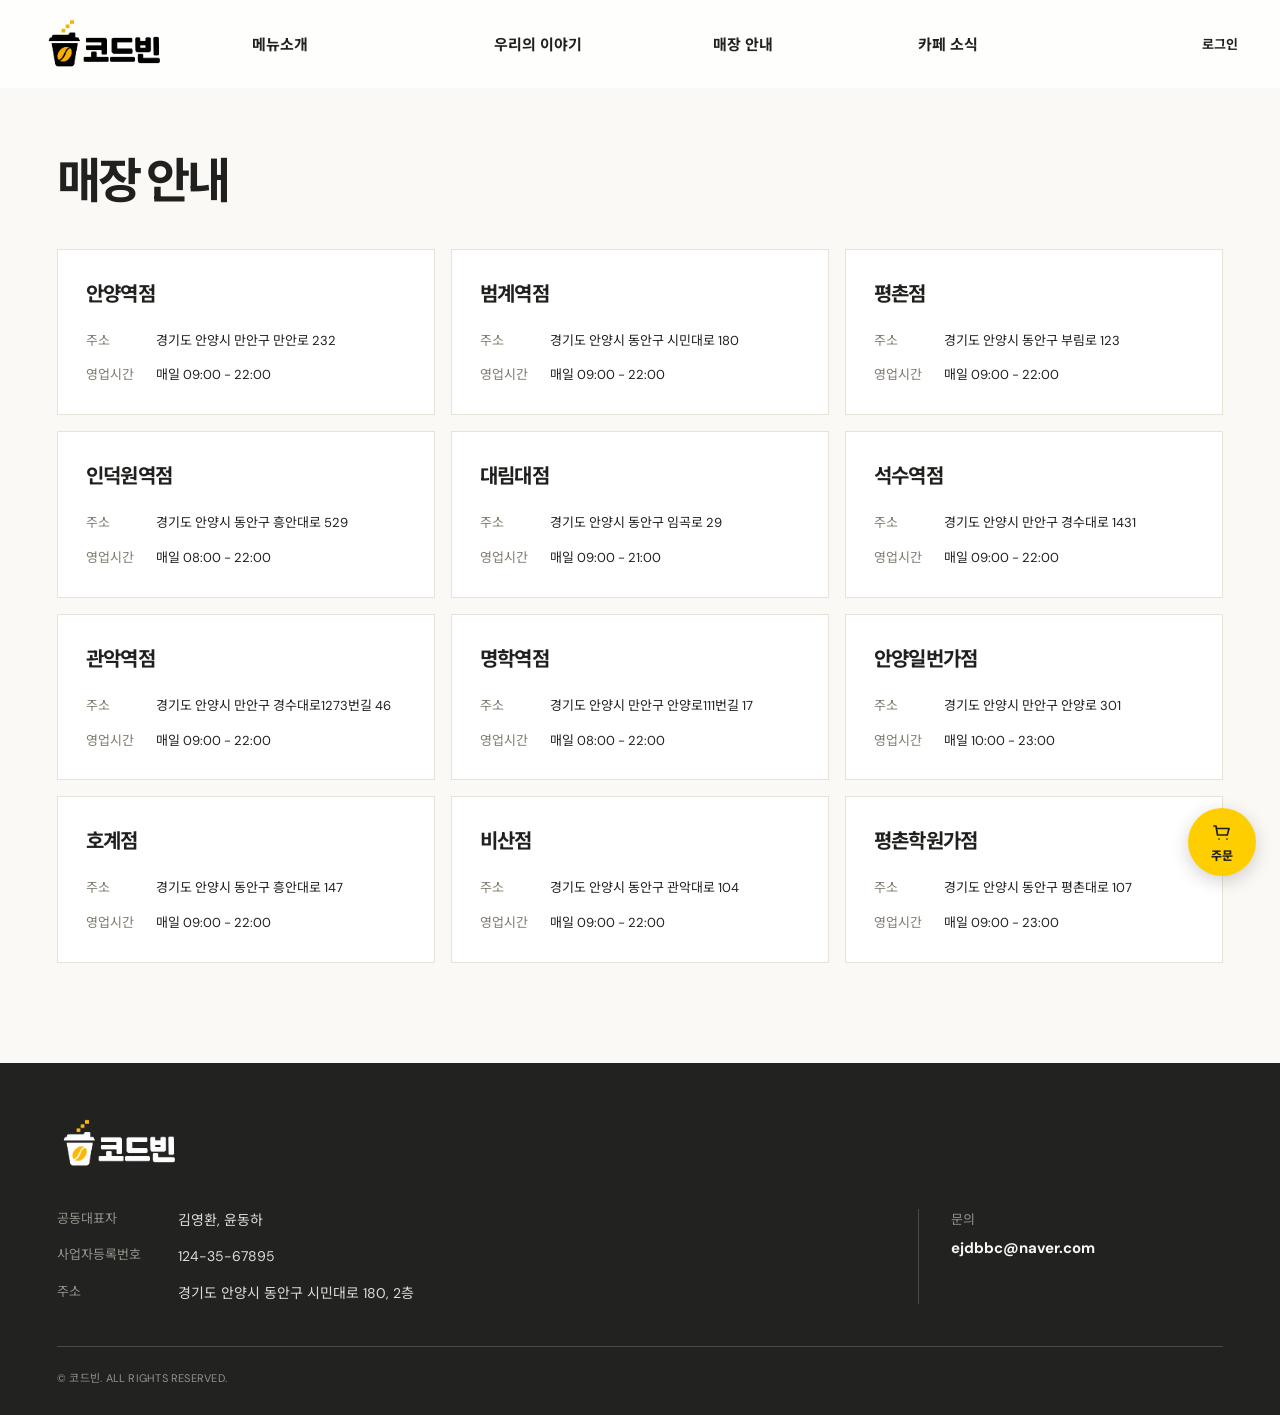
<file: stores.html>
<!doctype html>
<html lang="ko"><head>
  <meta charset="UTF-8"><meta name="viewport" content="width=device-width, initial-scale=1">
  <title>매장 안내 | 코드빈</title>
  <link rel="stylesheet" href="style.css?v=26"><link rel="stylesheet" href="account.css?v=2"><link rel="stylesheet" href="stores.css?v=1">
  <script src="app.js?v=15" defer></script><script src="account-status.js?v=2" defer></script><script src="stores-data.js?v=2" defer></script><script src="stores-page.js?v=1" defer></script>
</head><body class="sub-page stores-page">
<a class="skip" href="#content">본문 바로가기</a>
<header class="header" id="site-header"><div class="header-inner">
  <a class="brand" href="index.html#top" aria-label="코드빈 홈"><span class="brand-logo-frame"><img class="brand-logo" src="assets/codebean-cup-logo.png" alt=""></span></a>
  <nav class="primary-nav" aria-label="주요 메뉴">
    <a class="nav-trigger nav-menu-link" href="menu.html#menu">메뉴소개</a>
    <button class="nav-trigger" type="button" aria-expanded="false" aria-controls="nav-panel" data-nav="story">우리의 이야기</button>
    <button class="nav-trigger" type="button" aria-expanded="false" aria-controls="nav-panel" data-nav="store">매장 안내</button>
    <button class="nav-trigger" type="button" aria-expanded="false" aria-controls="nav-panel" data-nav="news">카페 소식</button>
  </nav>
  <div class="header-account">
      <a class="account-link" data-account-link href="account.html" aria-label="로그인"><svg class="account-icon" viewBox="0 0 24 24" aria-hidden="true"><circle cx="12" cy="8" r="3.5"></circle><path d="M5.5 20c0-3.3 2.8-6 6.5-6s6.5 2.7 6.5 6"></path></svg><span class="account-link-text">로그인</span></a>
      <span class="account-name" data-account-name hidden></span><button class="account-logout" type="button" data-account-logout aria-label="로그아웃" hidden><svg class="account-icon" viewBox="0 0 24 24" aria-hidden="true"><path d="M10 4H5v16h5M14 8l4 4-4 4M8 12h10"></path></svg><span class="account-link-text">로그아웃</span></button>
    </div>
</div>
<div class="nav-panel" id="nav-panel" aria-hidden="true" inert>
  <div class="nav-panel-inner">
    <div class="nav-column" data-column="story"><a href="about.html#about">카페 소개</a><span class="nav-placeholder">브랜드 이야기 <small>준비 중</small></span></div>
    <div class="nav-column" data-column="store"><a href="stores.html">매장 안내</a></div>
    <div class="nav-column" data-column="news"><a href="index.html#event">이벤트</a><a href="notices.html">공지사항</a></div>
  </div>
</div></header>
<main id="content"><section class="stores-main" aria-labelledby="stores-title"><h1 id="stores-title">매장 안내</h1><ul class="stores-list" id="stores-list"></ul></section></main>
<footer class="site-footer">
  <div class="footer-inner">
    <a href="index.html#top" class="footer-brand" aria-label="코드빈 홈"><span class="brand-logo-frame"><img class="brand-logo" src="assets/codebean-cup-logo.png" alt=""></span></a>
    <div class="footer-content">
      <div class="footer-info">
        <div class="footer-row"><span class="footer-label">공동대표자</span><span>김영환, 윤동하</span></div>
        <div class="footer-row"><span class="footer-label">사업자등록번호</span><span>124-35-67895</span></div>
        <div class="footer-row"><span class="footer-label">주소</span><span>경기도 안양시 동안구 시민대로 180, 2층</span></div>
      </div>
      <div class="footer-contact"><span class="footer-contact-title">문의</span><a href="mailto:ejdbbc@naver.com">ejdbbc@naver.com</a></div>
    </div>
    <div class="footer-bottom">© 코드빈. ALL RIGHTS RESERVED.</div>
  </div>
</footer>
<a class="floating-order" href="order.html" aria-label="주문하기"><svg viewBox="0 0 24 24" aria-hidden="true"><path d="M4 6h2l1.5 9h9.8l1.7-6.5H7M9 19h.01M17 19h.01"></path></svg><span>주문</span></a>

</body></html>
</file>
<file: style.css>
@import url('https://fonts.googleapis.com/css2?family=DM+Sans:wght@400;500;600;700;800&family=Noto+Sans+KR:wght@400;500;600;700;800;900&display=swap');

:root {
  --yellow: #ffd000;
  --ink: #20201e;
}

* {
  box-sizing: border-box;
}

html {
  scroll-behavior: smooth;
}

body {
  margin: 0;
  color: var(--ink);
  font-family: 'DM Sans','Noto Sans KR',sans-serif;
  background: #fff;
  word-break: keep-all;
}

button, input {
  font: inherit;
}

button, a {
  touch-action: manipulation;
}

a {
  color: inherit;
  text-decoration: none;
}

button {
  cursor: pointer;
}

.skip {
  position: absolute;
  top: -100px;
  left: 10px;
  background: #111;
  color: white;
  padding: 10px;
  z-index: 100;
}

.skip:focus {
  top: 10px;
}

.header {
  height: 88px;
}

.header-inner {
  height: 100%;
  max-width: 1370px;
  margin: auto;
  display: flex;
  align-items: center;
  justify-content: space-between;
  padding: 0 42px;
}

.brand {
  display: flex;
  align-items: center;
  gap: 8px;
  font-size: 18px;
  font-weight: 900;
  letter-spacing: -1px;
  line-height: .85;
}

.brand-logo-frame {
  display: flex;
  align-items: center;
  justify-content: center;
  flex: none;
  width: 126px;
  height: 50px;
  overflow: hidden;
}
.brand-logo {
  display: block;
  flex: none;
  width: 205px;
  max-width: none;
  height: auto;
}
.footer-brand .brand-logo { filter: url('assets/codebean-footer-filter.svg#light'); }
@media (max-width: 800px) {
  .brand .brand-logo-frame { width: 104px; height: 40px; }
  .brand .brand-logo { width: 170px; }
}
@media (max-width: 440px) {
  .header .brand-logo-frame { width: 88px; }
  .header .brand-logo { width: 144px; }
}

.brand-mark {
  font-size: 37px;
  color: #efbe00;
}

.brand-dot {
  color: #edbd00;
}

.header nav {
  display: flex;
  gap: 48px;
  font-weight: 700;
  font-size: 15px;
}

.hero {
  background: var(--yellow);
  overflow: hidden;
}

.hero-inner {
  max-width: 1536px;
  min-height: 590px;
  margin: auto;
  position: relative;
  display: flex;
  align-items: center;
  padding: 60px 7% 90px;
}

.hero-copy {
  position: relative;
  z-index: 2;
  width: 50%;
}

.hero h1 {
  font-size: clamp(46px,5.6vw,84px);
  line-height: 1.17;
  letter-spacing: -.065em;
  margin: 35px 0 22px;
  font-weight: 900;
}

.hero h1 em, .section h2 em {
  font-style: normal;
  color: white;
}

.hero-visual {
  position: absolute;
  right: 0;
  top: 0;
  bottom: 0;
  width: 55%;
  background-image: url('assets/hero.png');
  background-size: cover;
  background-position: center;
}

.section {
  max-width: 1250px;
  margin: auto;
  padding: 115px 42px;
}

.section-heading {
  display: flex;
  justify-content: space-between;
  align-items: end;
}

.section h2 {
  font-size: clamp(37px,4vw,57px);
  line-height: 1.22;
  letter-spacing: -.07em;
  margin: 24px 0 18px;
  font-weight: 900;
}

.section h2 em {
  color: #e0b300;
}

.about-copy p {
  font-size: 15px;
  line-height: 1.8;
  color: #77766f;
}

.menu-tools {
  display: flex;
  align-items: center;
  justify-content: space-between;
  border-bottom: 1px solid #dadad4;
  margin-top: 55px;
  gap: 25px;
}

.tabs {
  display: flex;
  gap: 7px;
  flex-wrap: wrap;
  padding-bottom: 18px;
}

.tab {
  background: none;
  border: 0;
  color: #84837d;
  padding: 10px 19px;
  border-radius: 40px;
  font-weight: 700;
}

.tab.active {
  background: #242420;
  color: white;
}

.search {
  display: flex;
  align-items: center;
  gap: 10px;
  border-bottom: 1px solid #23231e;
  margin-bottom: 18px;
  min-width: 240px;
}

.search input {
  border: 0;
  outline: 0;
  padding: 10px 0;
  background: transparent;
  width: 100%;
  font-size: 13px;
}

.search span {
  font-size: 27px;
  line-height: 1;
}

.menu-grid {
  display: grid;
  grid-template-columns: repeat(3,1fr);
  gap: 35px 20px;
}

.product {
  padding: 0;
  text-align: left;
  border: 0;
  background: transparent;
  color: inherit;
  min-width: 0;
}

.product-img {
  aspect-ratio: 1;
  background-image: url('assets/menu-grid.png');
  background-size: 300% 200%;
  background-repeat: no-repeat;
  background-color: #f5f3ed;
  position: relative;
  transition: filter .2s;
}

.product:hover .product-img {
  filter: brightness(.96);
}

.product-info {
  display: flex;
  justify-content: space-between;
  gap: 15px;
  padding-top: 16px;
}

.product h3 {
  margin: 0 0 6px;
  font-size: 17px;
}

.product-arrow {
  font-size: 21px;
}

.empty {
  padding: 60px;
  text-align: center;
  color: #777;
  background: #f8f7f2;
}

.event-section {
  background: var(--yellow);
  overflow: hidden;
}

.event-inner {
  display: grid;
  grid-template-columns: 1fr 1fr;
  min-height: 530px;
  align-items: center;
}

.event-copy h2 em {
  color: #fff;
}

.button-dark {
  border: 0;
  background: #242420;
  color: #fff;
  padding: 17px 20px;
  margin-top: 20px;
  min-width: 220px;
  text-align: left;
  font-weight: 700;
  font-size: 13px;
}

.button-dark span {
  float: right;
}

.event-copy small {
  display: block;
  margin-top: 17px;
  font-size: 11px;
}

.event-art {
  position: relative;
  display: grid;
  place-items: center;
}

.event-circle {
  width: 330px;
  height: 330px;
  border: 1px solid #222;
  border-radius: 50%;
  display: flex;
  flex-direction: column;
  align-items: center;
  justify-content: center;
  transform: rotate(-8deg);
  background: #ffdd42;
}

.about-section {
  display: grid;
  grid-template-columns: 1fr 1fr;
  gap: 10%;
  align-items: center;
}

.about-photo {
  min-height: 430px;
  background: url('assets/hero.png') center/cover;
  position: relative;
}

.about-copy p {
  margin-top: 25px;
}

.visit-section {
  background: #f6f5ef;
}

.visit-inner {
  display: flex;
  align-items: end;
  justify-content: space-between;
  gap: 30px;
}

.visit-card {
  background: white;
  min-width: 360px;
  padding: 30px;
  display: flex;
  gap: 20px;
  align-items: center;
}

.pin {
  font-size: 38px;
  color: #eac000;
}

.visit-card strong {
  font-size: 15px;
}

.visit-card p {
  margin: 8px 0 0;
  color: #85847e;
  font-size: 12px;
}

/* 푸터: 회사 정보와 문의 수단을 구분합니다. */
.site-footer {
  background: #222321;
  color: #f7f7f3;
}

.footer-inner {
  max-width: 1250px;
  margin: 0 auto;
  padding: 55px 42px 30px;
}

.footer-brand {
  display: inline-block;
  font-size: 25px;
  font-weight: 900;
  letter-spacing: -.03em;
}

.footer-brand:first-letter, .footer-brand span {
  color: var(--yellow);
}

.footer-content {
  display: grid;
  grid-template-columns: minmax(0, 1fr) minmax(210px, .38fr);
  gap: 60px;
  margin-top: 36px;
  padding-bottom: 42px;
}

.footer-info {
  display: grid;
  gap: 14px;
  align-content: start;
}

.footer-row {
  display: flex;
  flex-wrap: wrap;
  gap: 8px 16px;
  color: #dddcd6;
  font-size: 14px;
  line-height: 1.6;
}

.footer-label {
  min-width: 105px;
  color: #92938b;
  font-size: 13px;
}

.footer-contact {
  display: flex;
  flex-direction: column;
  align-items: flex-start;
  gap: 10px;
  border-left: 1px solid #4b4c47;
  padding-left: 32px;
}

.footer-contact-title {
  color: #92938b;
  font-size: 13px;
}

.footer-contact a {
  color: #f7f7f3;
  font-size: 15px;
  font-weight: 700;
  overflow-wrap: anywhere;
}

.footer-contact a:hover {
  color: var(--yellow);
  text-decoration: underline;
  text-underline-offset: 4px;
}

.footer-bottom {
  border-top: 1px solid #4b4c47;
  padding-top: 22px;
  color: #92938b;
  font-size: 11px;
  letter-spacing: .02em;
}

dialog {
  border: 0;
  padding: 40px;
  max-width: 480px;
  width: calc(100% - 36px);
  box-shadow: 0 20px 80px #0003;
}

dialog::backdrop {
  background: #0009;
}

.dialog-close {
  position: absolute;
  right: 20px;
  top: 12px;
  border: 0;
  background: none;
  font-size: 30px;
}

.dialog-kicker {
  font-size: 11px;
  font-weight: 800;
  color: #ae8b00;
  letter-spacing: .12em;
}

.dialog-img {
  width: min(100%, 290px);
  aspect-ratio: 1;
  background-image: url('assets/menu-grid.png');
  background-size: 300% 200%;
  margin: 20px auto;
}

.dialog-content h3 {
  font-size: 26px;
  margin: 15px 0;
}

.dialog-content p {
  color: #777;
  line-height: 1.8;
}

.sr-only {
  position: absolute;
  width: 1px;
  height: 1px;
  overflow: hidden;
  clip: rect(0,0,0,0);
}

:focus-visible {
  outline: 3px solid #927200;
  outline-offset: 4px;
}

@media(max-width:800px) {
  .header {
    height: 72px;
  }

  .header-inner {
    padding: 0 20px;
  }

  .header nav {
    gap: 18px;
    font-size: 13px;
  }

  .hero-inner {
    min-height: 650px;
    padding: 50px 25px 300px;
    align-items: start;
  }

  .hero-copy {
    width: 100%;
  }

  .hero h1 {
    font-size: 48px;
    margin: 25px 0 15px;
  }

  .hero-visual {
    top: auto;
    width: 100%;
    height: 290px;
    background-position: center;
  }

  .section {
    padding: 75px 22px;
  }

  .section-heading {
    align-items: start;
  }

  .menu-tools {
    align-items: stretch;
    flex-direction: column;
    gap: 5px;
    margin-top: 30px;
  }

  .tabs {
    padding: 0;
  }

  .tab {
    padding: 9px 15px;
  }

  .search {
    margin: 0 0 12px;
  }

  .menu-grid {
    grid-template-columns: repeat(2,1fr);
    gap: 28px 12px;
  }

  .product h3 {
    font-size: 15px;
  }

  .event-inner {
    grid-template-columns: 1fr;
    gap: 35px;
  }

  .event-art {
    padding: 10px;
  }

  .event-circle {
    width: 245px;
    height: 245px;
  }

  .about-section {
    grid-template-columns: 1fr;
    gap: 40px;
  }

  .about-photo {
    min-height: 300px;
  }

  .visit-inner {
    display: block;
  }

  .visit-card {
    margin-top: 35px;
    min-width: 0;
  }

  .footer-inner {
    padding: 42px 22px 26px;
  }

  .footer-content {
    grid-template-columns: 1fr;
    gap: 28px;
    margin-top: 28px;
    padding-bottom: 32px;
  }

  .footer-contact {
    border-left: 0;
    padding-left: 0;
  }
}

@media(max-width:400px) {
  .header nav {
    gap: 10px;
    font-size: 12px;
  }

  .brand {
    font-size: 15px;
  }

  .brand-mark {
    font-size: 30px;
  }

  .section h2 {
    font-size: 36px;
  }
}

.header {
  position: absolute;
  z-index: 20;
  top: 0;
  left: 0;
  width: 100%;
  border-bottom: 1px solid rgba(255,255,255,.42);
}

.header-inner {
  position: relative;
}

.header .primary-nav {
  height: 100%;
  align-items: stretch;
  gap: 0;
}

.nav-trigger {
  position: relative;
  border: 0;
  background: transparent;
  color: var(--ink);
  font-weight: 700;
  padding: 0 22px;
  white-space: nowrap;
}

.nav-menu-link { display: flex; align-items: center; }

.nav-trigger:hover, .nav-trigger[aria-expanded="true"] {
  color: #806400;
}

.nav-trigger[aria-expanded="true"]::after {
  content: "";
  position: absolute;
  left: 22px;
  right: 22px;
  bottom: 0;
  height: 3px;
  background: #e6b900;
}

.nav-panel {
  position: absolute;
  top: 100%;
  left: 0;
  width: 100%;
  box-shadow: 0 18px 26px rgba(40,34,0,.09);
  border-top: 1px solid rgba(33,33,30,.07);
}

.nav-panel-inner {
  max-width: 820px;
  margin: 0 auto;
  display: grid;
  grid-template-columns: repeat(4,minmax(0,1fr));
  padding: 0 0 20px;
}

@media (min-width: 801px) {
  .nav-column[data-column="story"] { grid-column: 2; }
}

.nav-column {
  display: flex;
  flex-direction: column;
  align-items: flex-start;
  gap: 0;
  padding: 20px 24px 16px;
  border-right: 1px solid #efeee8;
}

.nav-column:first-child {
  border-left: 1px solid #efeee8;
}

.nav-column a, .nav-placeholder {
  padding: 7px 0;
  font-size: 13px;
  line-height: 1.3;
  font-weight: 600;
}

.nav-column a:hover {
  text-decoration: underline;
  text-underline-offset: 4px;
  color: #8d6f00;
}

.nav-placeholder {
  color: #aaa9a1;
}

.nav-placeholder small {
  font-size: 9px;
  color: #aaa9a1;
  white-space: nowrap;
}

.hero-inner {
  padding-top: 148px;
}

.hero-visual {
  mix-blend-mode: normal;
}

@media(max-width:800px) {
  .header-inner {
    padding: 0 16px;
  }

  .header .primary-nav {
    gap: 0;
  }

  .nav-trigger {
    padding: 0 8px;
    font-size: 12px;
  }

  .nav-trigger[aria-expanded="true"]::after {
    left: 8px;
    right: 8px;
  }

  .nav-panel {
    max-height: calc(100vh - 72px);
    overflow: auto;
  }

  .nav-panel-inner {
    grid-template-columns: repeat(2,minmax(0,1fr));
    padding: 0;
  }

  .nav-column {
    min-height: 0;
    padding: 15px 22px;
    border-bottom: 1px solid #efeee8;
  }

  .nav-column:first-child {
    border-left: 0;
  }

  .nav-column a, .nav-placeholder {
    padding: 6px 0;
  }

  .hero-inner {
    padding-top: 112px;
  }
}

@media(max-width:400px) {
  .header-inner {
    padding: 0 10px;
  }

  .nav-trigger {
    padding: 0 6px;
    font-size: 11px;
  }

  .nav-trigger[aria-expanded="true"]::after {
    left: 6px;
    right: 6px;
  }
}

@media(min-width:801px) {
  .header .primary-nav {
    position: absolute;
    left: 50%;
    transform: translateX(-50%);
    width: min(820px,calc(100% - 340px));
    display: grid;
    grid-template-columns: repeat(4,minmax(0,1fr));
  }

  .nav-panel-inner {
    width: min(820px,calc(100% - 340px));
  }
}

@media(min-width:801px) {
  .nav-column {
    align-items: center;
    text-align: center;
  }
}

.nav-panel {
  display: grid;
  grid-template-rows: 0fr;
  opacity: 0;
  visibility: hidden;
  transition: grid-template-rows .45s cubic-bezier(.22,.75,.25,1),opacity .3s ease,visibility 0s linear .45s;
}

.nav-panel-inner {
  min-height: 0;
  overflow: hidden;
  padding-bottom: 0;
}

.nav-panel.is-open {
  grid-template-rows: 1fr;
  opacity: 1;
  visibility: visible;
  transition: grid-template-rows .45s cubic-bezier(.22,.75,.25,1),opacity .3s ease,visibility 0s linear 0s;
}

@media (prefers-reduced-motion:reduce) {
  .nav-panel, .nav-panel.is-open {
    transition: none;
  }
}

.header {
  background: rgba(255,255,255,.26);
  backdrop-filter: blur(2px);
  -webkit-backdrop-filter: blur(2px);
  border-bottom-color: rgba(255,255,255,.3);
}

.nav-placeholder, .nav-placeholder small {
  color: #625b50;
}

@media(min-width:801px) {
  .hero-visual {
    top: -95px;
  }
}

.nav-column a, .nav-placeholder {
  text-shadow: 0 1px 5px rgba(255,255,255,.9);
}

.nav-panel {
  background: #fff;
  backdrop-filter: none;
  -webkit-backdrop-filter: none;
}

.nav-column.is-active {
  background: #fff7cd;
}

.nav-column {
  border-right-color: #efeee8;
}

.nav-column:first-child {
  border-left-color: #efeee8;
}

.nav-column a, .nav-placeholder {
  text-shadow: none;
}

.hero h1 {
  margin-top: 0;
}

.nav-column {
  min-height: 154px;
  padding-top: 25px;
}

.event-circle b {
  font-size: 120px;
  line-height: 1;
}

@media(max-width:800px) {
  .nav-column {
    min-height: 0;
    padding-top: 15px;
  }

  .event-circle b {
    font-size: 96px;
  }
}
/* 메뉴 온도와 추가 목록 */
.temperature-bar {
  display: flex;
  flex-wrap: wrap;
  align-items: center;
  gap: 8px;
  margin-top: 20px;
}

.temperature-bar[hidden], .more-menu[hidden] {
  display: none;
}

.temperature-option {
  padding: 7px 13px;
  border: 1px solid #e5e4dd;
  border-radius: 20px;
  background: #fff;
  color: #77766f;
  font-size: 12px;
  font-weight: 700;
}

.temperature-option.active {
  border-color: #242420;
  background: #242420;
  color: #fff;
}

.temperature-badge {
  position: absolute;
  top: 13px;
  left: 13px;
  padding: 6px 9px;
  border-radius: 4px;
  font-size: 11px;
  font-weight: 800;
  line-height: 1;
}

.temperature-badge.warm {
  background: #fff0e6;
  color: #9c451d;
}

.temperature-badge.cold {
  background: #eaf4f9;
  color: #356882;
}

.more-menu {
  display: block;
  min-width: 190px;
  margin: 38px auto 0;
  padding: 14px 25px;
  border: 1px solid #d2d1ca;
  background: #fff;
  color: #242420;
  font-size: 14px;
  font-weight: 700;
}

.more-menu:hover {
  border-color: #242420;
}

@media (max-width: 800px) {
  .temperature-bar {
    margin-top: 16px;
  }
}

/* 첫 화면은 방문할 때 한 번만 부드럽게 등장합니다. */
@media (prefers-reduced-motion: no-preference) {
  .hero-copy {
    animation: hero-copy-in .8s cubic-bezier(.22,.75,.25,1) .12s both;
  }
  .hero-visual {
    animation: hero-image-in 1s cubic-bezier(.22,.75,.25,1) both;
  }
}

@keyframes hero-copy-in {
  from { opacity: 0; transform: translateY(14px); }
  to { opacity: 1; transform: translateY(0); }
}

@keyframes hero-image-in {
  from { opacity: .75; transform: translateX(18px); }
  to { opacity: 1; transform: translateX(0); }
}

.button-dark {
  display: inline-block;
}

/* 공지사항 페이지 */
.notice-page {
  background: #f8f7f2;
}

.notice-header {
  position: absolute;
  z-index: 2;
  top: 0;
  left: 0;
  width: 100%;
  height: 88px;
  border-bottom: 1px solid rgba(35,35,30,.08);
}

.notice-header-inner {
  display: flex;
  align-items: center;
  justify-content: space-between;
  max-width: 1250px;
  height: 100%;
  margin: 0 auto;
  padding: 0 42px;
}

.notice-menu-link {
  font-size: 14px;
  font-weight: 700;
}

.notice-menu-link span {
  padding-left: 8px;
}

.notice-menu-link:hover {
  color: #8d6f00;
}

.notice-intro {
  background: #fff2b5;
  padding: 160px 42px 75px;
}

.notice-wrap, .notice-content {
  max-width: 1166px;
  margin: 0 auto;
}

.notice-breadcrumb {
  margin: 0 0 18px;
  color: #786328;
  font-size: 13px;
  font-weight: 700;
}

.notice-intro h1 {
  margin: 0;
  font-size: clamp(42px, 5vw, 64px);
  line-height: 1.2;
  letter-spacing: -.065em;
}

.notice-intro h1 + p {
  margin: 15px 0 0;
  color: #6f6548;
  font-size: 15px;
}

.notice-content {
  padding: 80px 0 110px;
}

.notice-list-header {
  display: flex;
  align-items: center;
  justify-content: space-between;
  padding-bottom: 20px;
}

.notice-list-header h2 {
  margin: 0;
  font-size: 21px;
  letter-spacing: -.04em;
}

.notice-list-header span {
  color: #89887f;
  font-size: 13px;
}

.notice-list {
  display: grid;
  gap: 12px;
}

.notice-card {
  border: 1px solid #eeede7;
  background: #fff;
}

.notice-card summary {
  display: grid;
  grid-template-columns: 58px minmax(0, 1fr) 30px;
  align-items: center;
  gap: 25px;
  padding: 28px 30px;
  cursor: pointer;
  list-style: none;
}

.notice-card summary::-webkit-details-marker {
  display: none;
}

.notice-card summary:hover {
  background: #fffdf4;
}

.notice-tag {
  display: inline-flex;
  align-items: center;
  justify-content: center;
  min-height: 30px;
  border-radius: 3px;
  background: #fff3bb;
  color: #725b00;
  font-size: 12px;
  font-weight: 800;
}

.notice-summary {
  display: grid;
  gap: 8px;
}

.notice-summary strong {
  font-size: 19px;
  letter-spacing: -.04em;
}

.notice-summary > span {
  color: #77766f;
  font-size: 14px;
  line-height: 1.5;
}

.notice-toggle {
  color: #77766f;
  font-size: 26px;
  line-height: 1;
  text-align: center;
  transition: transform .2s ease;
}

.notice-card[open] .notice-toggle {
  transform: rotate(45deg);
}

.notice-body {
  border-top: 1px solid #eeede7;
  padding: 24px 30px 26px 113px;
  background: #fdfcf8;
}

.notice-body dl {
  display: grid;
  gap: 13px;
  margin: 0;
}

.notice-body dl > div {
  display: grid;
  grid-template-columns: 80px minmax(0, 1fr);
  gap: 12px;
  font-size: 14px;
  line-height: 1.6;
}

.notice-body dt {
  color: #89887f;
}

.notice-body dd {
  margin: 0;
  color: #393a35;
}

@media (max-width: 1250px) {
  .notice-content {
    margin: 0 42px;
  }
}

@media (max-width: 800px) {
  .notice-header { height: 72px; }
  .notice-header-inner { padding: 0 22px; }
  .notice-intro { padding: 125px 22px 55px; }
  .notice-content { margin: 0 22px; padding: 55px 0 80px; }
  .notice-card summary { grid-template-columns: 48px minmax(0, 1fr) 24px; gap: 14px; padding: 23px 18px; }
  .notice-summary strong { font-size: 16px; }
  .notice-summary > span { font-size: 13px; }
  .notice-body { padding: 20px 18px; }
  .notice-body dl > div { grid-template-columns: 68px minmax(0, 1fr); font-size: 13px; }
}

@media (prefers-reduced-motion: reduce) {
  .notice-toggle { transition: none; }
}
/* 이후 주문 기능을 연결할 고정 버튼 */
.floating-order {
  position: fixed;
  right: max(24px, env(safe-area-inset-right));
  bottom: max(24px, env(safe-area-inset-bottom));
  z-index: 50;
  display: flex;
  width: 68px;
  height: 68px;
  flex-direction: column;
  align-items: center;
  justify-content: center;
  gap: 2px;
  border: 0;
  border-radius: 50%;
  background: #ffce00;
  color: #20201e;
  box-shadow: 0 5px 18px rgba(0, 0, 0, .18);
  font: inherit;
  font-size: 12px;
  font-weight: 800;
  cursor: pointer;
}

.floating-order svg {
  width: 24px;
  height: 24px;
  fill: none;
  stroke: currentColor;
  stroke-width: 1.7;
  stroke-linecap: round;
  stroke-linejoin: round;
}

.floating-order:focus-visible {
  outline: 3px solid #20201e;
  outline-offset: 3px;
}

@media (max-width: 480px) {
  .floating-order {
    right: max(16px, env(safe-area-inset-right));
    bottom: max(16px, env(safe-area-inset-bottom));
    width: 60px;
    height: 60px;
  }
}

/* 편안한 카페의 색감과 공간 */
body { background: #fffdf9; }
.hero { background: #f4eee1; }
.hero-visual {
  background-image: url('assets/cafe-interior.png');
  background-position: 48% center;
}
.hero h1 { font-size: clamp(44px, 5vw, 72px); }
.hero h1 em { color: #a47b00; }
.section h2 em { color: #ad8129; }
.product-img { border-radius: 3px; overflow: hidden; }
.event-section { background: #f1e8d6; }
.event-copy h2 em { color: #ad8129; }
.event-circle { border-color: #b68c55; background: #faf5ea; }
.event-circle svg {
  width: 132px;
  height: 132px;
  fill: none;
  stroke: #805d3c;
  stroke-width: 3;
  stroke-linecap: round;
  stroke-linejoin: round;
}
.about-photo { border-radius: 3px; }

@media (max-width: 800px) {
  .hero h1 { font-size: clamp(40px, 8vw, 48px); }
  .event-circle svg { width: 105px; height: 105px; }
}

/* 화면 크기에 맞는 주요 영역과 자연스러운 전환 */
.hero-inner, .menu-section, .event-inner, .about-section, .visit-inner {
  min-height: 100vh;
  min-height: 100svh;
}
.visit-inner { align-items: center; }

@media (max-width: 800px) {
  .hero-inner { padding: 112px 25px calc(54svh + 32px); }
  .hero-visual { height: 54%; }
  .visit-inner { align-content: center; }
}

@media (prefers-reduced-motion: no-preference) {
  .scroll-reveal {
    opacity: 0;
    transform: translateY(22px);
    transition: opacity .7s ease, transform .7s cubic-bezier(.22,.75,.25,1);
  }
  .scroll-reveal.is-visible, .scroll-reveal:focus-within {
    opacity: 1;
    transform: none;
  }
}

@media (prefers-reduced-motion: reduce) {
  html { scroll-behavior: auto; }
}

/* 첫 화면과 카페 정보 */
.header {
  background: rgba(255, 255, 255, .76);
  border-bottom-color: rgba(255, 255, 255, .35);
}
.hero-inner {
  max-width: none;
  align-items: center;
  padding: 120px 7% 80px;
}
.hero-inner::after {
  content: '';
  position: absolute;
  inset: 0;
  z-index: 1;
  background: linear-gradient(90deg, rgba(30, 22, 14, .67), rgba(30, 22, 14, .25) 49%, transparent 78%);
  pointer-events: none;
}
.hero-visual {
  inset: 0;
  width: 100%;
  height: auto;
  background-position: center;
}
.hero-copy { width: min(650px, 65%); }
.hero h1 {
  margin: 0;
  color: #fff;
  font-size: clamp(52px, 6.5vw, 92px);
  line-height: 1.16;
  text-shadow: 0 2px 16px rgba(0, 0, 0, .12);
}
.hero h1 em { color: #ffd000; }

/* 상세 혜택은 공지사항에서 확인하고, 홈에서는 종류만 안내합니다. */
.event-section { background: #f1eadd; }
.event-inner {
  grid-template-columns: minmax(0, .9fr) minmax(0, 1.1fr);
  gap: 9%;
}
.event-copy h2 { margin-top: 0; }
.event-copy p { color: #716a5d; font-size: 15px; line-height: 1.7; }
.event-cards { display: grid; gap: 12px; }
.event-card {
  min-height: 106px;
  display: flex;
  flex-direction: column;
  justify-content: center;
  gap: 8px;
  padding: 20px 26px;
  background: #fffdfa;
}
.event-card span { color: #8a8173; font-size: 12px; font-weight: 700; }
.event-card strong { font-size: 19px; letter-spacing: -.03em; }
.about-section { gap: 9%; }
.about-photo { min-height: 480px; }
.about-copy h2 { margin-top: 0; }
.about-copy > p { margin: 16px 0 36px; }
.about-copy .visit-card {
  min-width: 0;
  padding: 22px 24px;
  border: 1px solid #e8e4d9;
  background: #fff;
}
.about-copy .visit-card p { margin: 5px 0 0; }

@media (max-width: 800px) {
  .hero-inner { align-items: center; padding: 100px 25px 70px; }
  .hero-inner::after { background: linear-gradient(90deg, rgba(30, 22, 14, .58), rgba(30, 22, 14, .13)); }
  .hero-copy { width: 100%; }
  .hero h1 { font-size: clamp(44px, 10vw, 62px); }
  .event-inner { grid-template-columns: 1fr; gap: 28px; align-content: center; }
  .event-card { min-height: 80px; padding: 15px 20px; }
  .event-card strong { font-size: 17px; }
  .about-section { gap: 35px; align-content: center; }
  .about-photo { min-height: 290px; }
  .about-copy > p { margin-bottom: 24px; }
}

/* 첫 화면은 주요 메뉴만 소개하고, 전체 목록은 별도 페이지에서 제공합니다. */
.feature-section { background: #fffdf9; }
.feature-inner {
  min-height: 100vh;
  min-height: 100svh;
  display: flex;
  flex-direction: column;
  justify-content: center;
}
.feature-heading { display: flex; align-items: end; justify-content: space-between; gap: 20px; margin-bottom: 30px; }
.feature-heading h2 { margin: 0; }
.feature-link { flex-shrink: 0; padding: 10px 0; border-bottom: 1px solid #282820; font-size: 14px; font-weight: 700; }
.feature-link span { margin-left: 18px; }
.feature-grid { display: grid; grid-template-columns: repeat(3, minmax(0, 1fr)); gap: 20px; }
.feature-item { min-width: 0; }
.feature-photo { aspect-ratio: 1; background: url('assets/menu-grid.png') no-repeat; background-size: 300% 200%; }
.feature-coffee { background-position: 0% 0%; }
.feature-strawberry { background-position: 100% 0%; }
.feature-bread { background-position: 50% 100%; }
.feature-item strong { display: block; margin-top: 16px; font-size: 16px; }
.feature-details span, .product-price { display: block; margin-top: 5px; color: #746e64; font-size: 14px; font-weight: 500; }
.home-page .hero h1 { letter-spacing: -.035em; }
.event-card { position: relative; padding-right: 112px; }
.event-card::after {
  content: '';
  position: absolute;
  right: 20px;
  top: 50%;
  width: 70px;
  height: 70px;
  border-radius: 50%;
  transform: translateY(-50%);
  background: #f7f2e5 url('assets/event-military.png') no-repeat center / cover;
}
.event-card:nth-child(2)::after { background-image: url('assets/event-card.png'); }
.event-card:nth-child(3)::after { background-image: url('assets/event-points.png'); }
.sub-page main { padding-top: 88px; }
.sub-page .menu-section { padding-top: 65px; }
.menu-page .menu-tools { margin-top: 0; }
.sub-page .about-section { min-height: calc(100svh - 88px); }
.sub-page #menu, .sub-page #about { scroll-margin-top: 88px; }

@media (max-width: 800px) {
  .feature-heading { align-items: center; margin-bottom: 22px; }
  .feature-link { font-size: 12px; }
  .feature-link span { margin-left: 5px; }
  .feature-grid { grid-template-columns: 1fr; gap: 10px; }
  .feature-item { display: flex; align-items: center; gap: 18px; background: #f7f3ea; }
  .feature-photo { width: 30%; max-width: 115px; flex: none; }
  .feature-item strong { margin: 0; padding-right: 12px; font-size: 14px; line-height: 1.4; }
  .feature-details span { font-size: 13px; }
  .event-card { padding-right: 86px; }
  .event-card::after { width: 54px; height: 54px; right: 16px; }
  .sub-page main { padding-top: 72px; }
  .sub-page .menu-section { padding-top: 48px; }
  .sub-page .about-section { min-height: calc(100svh - 72px); }
  .sub-page #menu, .sub-page #about { scroll-margin-top: 72px; }
}
</file>
<file: account.css>
/* 홈페이지와 공지사항의 로그인 상태 */
.header-account {
  position: relative;
  z-index: 2;
  display: flex;
  align-items: center;
  gap: 12px;
  margin-left: auto;
  white-space: nowrap;
  font-size: 13px;
  font-weight: 700;
}

.account-link, .account-logout {
  display: inline-flex;
  align-items: center;
  justify-content: center;
  border: 0;
  background: transparent;
  color: #20201e;
  font: inherit;
  text-decoration: none;
}

.account-link:hover, .account-logout:hover {
  color: #806400;
}

.account-link[hidden], .account-name[hidden], .account-logout[hidden] {
  display: none;
}

.account-name {
  max-width: 92px;
  overflow: hidden;
  text-overflow: ellipsis;
}

.account-icon {
  display: none;
  width: 22px;
  height: 22px;
  fill: none;
  stroke: currentColor;
  stroke-width: 1.7;
  stroke-linecap: round;
  stroke-linejoin: round;
}

.notice-actions {
  display: flex;
  align-items: center;
  gap: 32px;
}

/* 로그인과 회원가입 */
.account-page {
  min-height: 100vh;
  background: #f8f7f2;
}

.account-page-header {
  display: flex;
  align-items: center;
  max-width: 1250px;
  height: 88px;
  margin: 0 auto;
  padding: 0 42px;
}

.account-main {
  display: flex;
  justify-content: center;
  padding: 65px 22px 100px;
}

.account-card {
  width: 100%;
  max-width: 460px;
  padding: 45px 42px 38px;
  background: #fff;
  box-shadow: 0 10px 40px rgba(35, 35, 30, .05);
}

.account-card h1 {
  margin: 0;
  font-size: 32px;
  letter-spacing: -.06em;
}

.account-description {
  margin: 12px 0 30px;
  color: #78776f;
  font-size: 13px;
  line-height: 1.6;
}

.account-card form {
  display: grid;
  gap: 10px;
}

.account-card form[hidden], .account-message[hidden] {
  display: none;
}

.account-card label {
  margin-top: 7px;
  color: #33342f;
  font-size: 13px;
  font-weight: 700;
}

.account-card input {
  width: 100%;
  min-height: 50px;
  padding: 0 14px;
  border: 1px solid #deded7;
  border-radius: 0;
  background: #fff;
  color: #20201e;
  font: inherit;
}

.account-card input::placeholder {
  color: #a4a39b;
  font-size: 13px;
}

.account-card input:focus {
  border-color: #c6a000;
  outline: 2px solid rgba(255, 208, 0, .28);
  outline-offset: 0;
}

.account-message {
  margin: 0 0 20px;
  padding: 12px 14px;
  background: #fff6e9;
  color: #874527;
  font-size: 13px;
  line-height: 1.5;
}

.account-submit {
  min-height: 52px;
  margin-top: 18px;
  border: 0;
  background: var(--yellow);
  color: #20201e;
  font: inherit;
  font-weight: 800;
}

.account-submit:hover {
  background: #edc200;
}

.account-submit:disabled {
  cursor: wait;
  opacity: .65;
}

.account-switch {
  margin: 14px 0 0;
  color: #88877f;
  font-size: 13px;
  text-align: center;
}

.account-switch button {
  margin-left: 6px;
  padding: 4px 0;
  border: 0;
  background: transparent;
  color: #292a25;
  font: inherit;
  font-weight: 700;
  text-decoration: underline;
  text-underline-offset: 4px;
}

@media (min-width: 801px) and (max-width: 1200px) {
  .header-account { gap: 8px; }
  .header-account .account-name { max-width: 60px; }
}

@media (max-width: 800px) {
  .header-account { font-size: 12px; }
  .account-page-header { height: 72px; padding: 0 22px; }
  .account-main { padding-top: 45px; }
  .notice-actions { gap: 22px; }
}

@media (max-width: 480px) {
  .header-account { gap: 6px; }
  .account-icon { display: block; }
  .account-link-text, .account-name { display: none; }
  .account-card { padding: 36px 25px 32px; }
  .notice-actions { gap: 16px; }
}

@media (max-width: 360px) {
  .header .nav-trigger { padding: 0 3px; font-size: 10px; }
  .header .brand { font-size: 13px; }
  .header .brand-mark { font-size: 26px; }
}
</file>
<file: notices.css>
/* 공지사항은 첫 화면과 같은 카페 색감을 사용합니다. */
.notice-page { background: #fbfaf6; }
.notice-header { background: rgba(255, 253, 249, .88); }
.notice-intro { padding: 145px 42px 58px; background: #f2eadb; }
.notice-breadcrumb { margin-bottom: 13px; color: #887348; }
.notice-intro h1 { font-size: clamp(42px, 5vw, 62px); }
.notice-intro h1 + p { margin-top: 17px; color: #716a5e; line-height: 1.6; }

.notice-content { padding: 70px 0 110px; }
.notice-list-header { align-items: baseline; padding-bottom: 22px; }
.notice-list-header h2 { font-size: 24px; }
.notice-list-header span { color: #8c857a; }
.notice-list { grid-template-columns: repeat(2, minmax(0, 1fr)); gap: 16px; align-items: start; }
.notice-card {
  overflow: hidden;
  border: 1px solid #e9e5dc;
  border-radius: 4px;
  background: #fff;
  transition: border-color .2s ease, box-shadow .2s ease;
}
.notice-card:hover, .notice-card[open] { border-color: #d8c57d; box-shadow: 0 8px 24px rgba(49, 38, 17, .05); }
.notice-card summary {
  grid-template-columns: minmax(0, 1fr) 36px;
  grid-template-areas: 'tag toggle' 'summary summary';
  gap: 14px 16px;
  min-height: 171px;
  padding: 23px 25px 24px;
}
.notice-card summary:hover { background: #fffefa; }
.notice-card summary:focus-visible { outline: 3px solid #927200; outline-offset: -4px; }
.notice-tag {
  grid-area: tag;
  justify-self: start;
  min-height: 27px;
  padding: 0 10px;
  border-radius: 20px;
  background: #fff3c2;
  font-size: 11px;
}
.notice-summary { grid-area: summary; gap: 8px; }
.notice-summary strong { font-size: 19px; }
.notice-summary > span { color: #77736b; line-height: 1.5; }
.notice-toggle {
  grid-area: toggle;
  display: grid;
  place-items: center;
  width: 36px;
  height: 36px;
  border: 1px solid #e9e5dc;
  border-radius: 50%;
  color: #4f4a40;
  font-size: 22px;
}
.notice-card[open] .notice-toggle { background: #ffda43; border-color: #ffda43; }
.notice-body { padding: 23px 25px 25px; background: #f9f7f0; }
.notice-body dl { gap: 14px; }
.notice-body dl > div { grid-template-columns: 70px minmax(0, 1fr); }
.notice-body dt { color: #8a8273; font-weight: 600; }
.notice-body dd { color: #35342f; }

@media (max-width: 1250px) {
  .notice-content { margin: 0 42px; }
}
@media (max-width: 800px) {
  .notice-intro { padding: 118px 22px 38px; }
  .notice-breadcrumb { margin-bottom: 10px; font-size: 12px; }
  .notice-intro h1 { font-size: 38px; }
  .notice-intro h1 + p { margin-top: 13px; font-size: 13px; }
  .notice-content { margin: 0 22px; padding: 48px 0 75px; }
  .notice-list-header h2 { font-size: 21px; }
  .notice-list { grid-template-columns: 1fr; gap: 12px; }
  .notice-card summary { grid-template-columns: minmax(0, 1fr) 34px; gap: 10px 12px; min-height: 0; padding: 20px; }
  .notice-summary strong { font-size: 17px; }
  .notice-summary > span { font-size: 13px; }
  .notice-toggle { width: 34px; height: 34px; }
  .notice-body { padding: 20px; }
  .notice-body dl > div { grid-template-columns: 65px minmax(0, 1fr); font-size: 13px; }
}
@media (prefers-reduced-motion: reduce) {
  .notice-card { transition: none; }
}
</file>
<file: order.css>
.order-page { background: #faf9f5; }
.order-header { height: 88px; border-bottom: 1px solid #ece9e0; background: #fffefa; }
.order-header-inner { max-width: 1250px; height: 100%; margin: auto; padding: 0 42px; display: flex; align-items: center; justify-content: space-between; }
.order-main { max-width: 1250px; margin: auto; padding: 58px 42px 100px; }
.order-heading { display: flex; align-items: end; justify-content: space-between; gap: 20px; margin-bottom: 48px; }
.order-eyebrow { margin: 0 0 12px; color: #a08124; font-size: 11px; font-weight: 800; letter-spacing: .08em; }
.order-heading h1 { margin: 0; font-size: clamp(35px, 4vw, 48px); line-height: 1.15; letter-spacing: -.06em; }
.order-layout { display: grid; grid-template-columns: minmax(0, 1fr) 340px; gap: 42px; align-items: start; }
.order-catalog h2, .cart-heading h2 { margin: 0; font-size: 22px; letter-spacing: -.04em; }
.order-filters { display: flex; flex-wrap: wrap; gap: 5px; margin: 22px 0 16px; }
.order-filter { padding: 9px 13px; border: 0; border-radius: 30px; background: transparent; color: #77736b; font-size: 13px; font-weight: 700; }
.order-filter.active { color: #fff; background: #242420; }
.order-temperature-options { display: flex; gap: 7px; margin: 0 0 18px; }
.order-temperature-options[hidden] { display: none; }
.order-temp { padding: 6px 12px; border: 1px solid #dedad0; border-radius: 20px; background: #fff; color: #77736b; font-size: 11px; font-weight: 700; }
.order-temp.active { border-color: #242420; background: #242420; color: #fff; }
.order-search { display: flex; align-items: center; gap: 10px; max-width: 340px; margin-bottom: 25px; border-bottom: 1px solid #373630; }
.order-search input { width: 100%; padding: 10px 0; border: 0; outline: 0; background: transparent; font-size: 13px; }
.order-search:focus-within { outline: 2px solid #b78e00; outline-offset: 4px; }
.order-search span { font-size: 24px; }
.order-products { display: grid; grid-template-columns: repeat(3, minmax(0, 1fr)); gap: 28px 14px; }
.order-product { display: block; min-width: 0; padding: 0; border: 0; background: transparent; color: inherit; font: inherit; text-align: left; cursor: pointer; }
.order-product:focus-visible { outline: 2px solid #242420; outline-offset: 4px; }
.order-product:hover .order-product-image { filter: brightness(.97); }
.order-product-image { aspect-ratio: 1; background-repeat: no-repeat; background-size: 300% 200%; background-color: #f5f0e9; }
.order-product-name { display: flex; align-items: center; flex-wrap: wrap; gap: 6px; margin: 12px 0 10px; min-height: 24px; font-size: 14px; }
.order-temperature { color: #8d8270; font-size: 10px; font-weight: 800; }
.order-product-bottom { display: flex; align-items: center; justify-content: space-between; gap: 8px; }
.order-product-bottom strong { font-size: 14px; }
.order-empty[hidden], .cart-empty[hidden], .cart-error[hidden], .mobile-cart[hidden] { display: none; }
.order-empty { padding: 40px 0; color: #77736b; text-align: center; }
.cart { position: sticky; top: 24px; padding: 25px; border: 1px solid #e7e3d9; background: #fff; }
.cart-heading { display: flex; align-items: baseline; justify-content: space-between; padding-bottom: 18px; border-bottom: 1px solid #eeeae1; }
.cart-close { display: none; }
.cart-backdrop { display: none; }
.cart-heading span { color: #9b7a15; font-size: 13px; font-weight: 700; }
.cart-empty { margin: 0; padding: 42px 0; color: #a19b8f; font-size: 13px; text-align: center; }
.cart-error { color: #a33b2b; font-size: 12px; }
.cart-items { max-height: 46vh; margin: 0; padding: 0; overflow: auto; list-style: none; }
.cart-item { display: grid; grid-template-columns: 1fr auto; gap: 9px; padding: 18px 0; border-bottom: 1px solid #f0ede6; }
.cart-item-info { min-width: 0; }
.cart-item-info strong { font-size: 13px; }
.cart-kind { margin-left: 5px; color: #9a8e7a; font-size: 10px; font-weight: 700; }
.cart-item-options { display: block; margin-top: 5px; color: #827a6e; font-size: 11px; line-height: 1.5; }
.cart-item-price { font-size: 13px; font-weight: 700; white-space: nowrap; }
.quantity { display: inline-flex; width: fit-content; align-items: center; grid-column: 1 / -1; border: 1px solid #e8e4da; }
.quantity button { width: 30px; height: 28px; border: 0; background: #fff; font-size: 16px; }
.quantity span { min-width: 24px; text-align: center; font-size: 12px; }
.cart-total { display: flex; align-items: center; justify-content: space-between; padding: 22px 0 18px; font-size: 14px; }
.cart-total strong { font-size: 20px; }
.checkout-button, .checkout-primary { width: 100%; min-height: 52px; border: 0; background: #ffd000; color: #242420; font-weight: 800; }
.checkout-button:disabled { cursor: default; background: #e9e6de; color: #aaa59b; }
.mobile-cart { display: none; }
.cart-toast { position: fixed; z-index: 12; right: 24px; bottom: 24px; margin: 0; padding: 12px 18px; border-radius: 4px; background: #242420; color: #fff; box-shadow: 0 5px 20px #0003; font-size: 13px; }
.cart-toast[hidden] { display: none; }
.option-dialog { width: min(480px, calc(100% - 32px)); max-height: calc(100% - 32px); padding: 32px; border: 0; background: #fffefa; }
.option-dialog::backdrop { background: rgba(22, 21, 18, .6); }
.option-close { position: absolute; top: 12px; right: 18px; padding: 0 3px; border: 0; background: transparent; font-size: 28px; }
.option-product { display: grid; grid-template-columns: 130px minmax(0, 1fr); align-items: center; gap: 20px; padding-right: 10px; }
.option-image { aspect-ratio: 1; background-repeat: no-repeat; background-size: 300% 200%; background-color: #f5f0e9; }
.option-product h2 { margin: 0; font-size: 21px; letter-spacing: -.04em; }
.option-description { margin: 9px 0; color: #77736b; font-size: 12px; line-height: 1.5; }
.option-base-price { font-size: 16px; }
.option-section { min-width: 0; margin: 25px 0 0; padding: 0; border: 0; }
.option-section[hidden] { display: none; }
.option-section legend { margin-bottom: 11px; font-size: 14px; font-weight: 800; }
.option-choices { display: flex; flex-wrap: wrap; gap: 8px; }
.option-choices label { position: relative; cursor: pointer; }
.option-choices input { position: absolute; opacity: 0; }
.option-choices span { display: block; padding: 9px 14px; border: 1px solid #e5e1d8; border-radius: 4px; background: #fff; font-size: 13px; }
.option-choices input:checked + span { border-color: #242420; background: #242420; color: #fff; font-weight: 700; }
.option-choices input:focus-visible + span { outline: 2px solid #242420; outline-offset: 2px; }
.option-extras { display: grid; gap: 10px; }
.option-extras label { display: flex; align-items: center; gap: 9px; cursor: pointer; font-size: 13px; }
.option-extras input { width: 17px; height: 17px; margin: 0; accent-color: #242420; }
.option-extras strong { margin-left: auto; font-size: 12px; }
.option-add { display: flex; justify-content: space-between; align-items: center; width: 100%; min-height: 52px; margin-top: 28px; padding: 0 18px; border: 0; background: #ffd000; color: #242420; font: inherit; font-weight: 800; }
.checkout-dialog { width: min(440px, calc(100% - 32px)); max-height: calc(100% - 32px); padding: 35px; border: 0; background: #fffefa; }
.checkout-dialog::backdrop { background: rgba(22, 21, 18, .6); }
.checkout-close { position: absolute; right: 22px; top: 14px; border: 0; background: transparent; font-size: 28px; }
.checkout-dialog h2 { margin: 0; padding-right: 20px; font-size: 25px; letter-spacing: -.05em; }
.checkout-section { margin: 24px 0 0; padding: 0; border: 0; }
.checkout-section h3, .checkout-section legend, .request-section label, .delivery-address label { display: block; margin: 0 0 12px; padding: 0; font-size: 14px; font-weight: 800; }
.checkout-section h3 span, .request-section label span, .delivery-address label span { margin-left: 5px; color: #9d9588; font-size: 12px; font-weight: 500; }
.checkout-items { display: grid; gap: 11px; margin: 0; padding: 0; list-style: none; }
.checkout-item { display: flex; justify-content: space-between; gap: 15px; font-size: 13px; line-height: 1.45; }
.checkout-item strong { flex-shrink: 0; }
.checkout-item-info { min-width: 0; }
.checkout-item-options { display: block; margin-top: 4px; color: #827a6e; font-size: 11px; }
.checkout-total { display: flex; justify-content: space-between; align-items: center; margin-top: 16px; padding-top: 15px; border-top: 1px solid #eeeae2; font-size: 13px; font-weight: 700; }
.checkout-total strong { font-size: 19px; }
.choice-section { min-width: 0; }
.service-options { display: flex; flex-wrap: wrap; gap: 8px; }
.service-options label { position: relative; cursor: pointer; }
.service-options input { position: absolute; opacity: 0; }
.service-options span { display: block; padding: 9px 15px; border: 1px solid #e5e1d8; border-radius: 4px; background: #fff; font-size: 13px; }
.service-options input:checked + span { border-color: #d6a900; background: #fffbeb; box-shadow: inset 0 0 0 1px #d6a900; font-weight: 700; }
.service-options input:focus-visible + span { outline: 2px solid #252525; outline-offset: 2px; }
.supply-options label { display: inline-flex; align-items: center; gap: 9px; cursor: pointer; font-size: 14px; font-weight: 700; }
.supply-options input { width: 18px; height: 18px; margin: 0; accent-color: #d0a600; }
.store-picker { border: 1px solid #e5e1d8; border-radius: 8px; background: #fff; }
.store-picker[open] { border-color: #bdb7aa; box-shadow: 0 8px 24px rgba(39, 35, 27, .07); }
.store-summary { display: flex; align-items: center; gap: 12px; min-height: 64px; padding: 10px 14px; cursor: pointer; list-style: none; }
.store-summary::-webkit-details-marker { display: none; }
.store-summary:focus-visible { outline: 2px solid #242420; outline-offset: 2px; border-radius: 6px; }
.store-pin { display: grid; flex: none; place-items: center; width: 38px; height: 38px; border-radius: 50%; background: #f7f2e8; }
.store-pin svg { width: 20px; height: 20px; fill: none; stroke: #514a3d; stroke-width: 1.7; stroke-linecap: round; stroke-linejoin: round; }
.store-summary-text { display: grid; flex: 1; gap: 3px; min-width: 0; }
.store-summary-text strong { color: #242420; font-size: 13px; }
.store-summary-text small { color: #91897c; font-size: 11px; }
.store-chevron { color: #7a7469; font-size: 23px; line-height: 1; transition: transform .2s; }
.store-picker[open] .store-chevron { transform: rotate(180deg); }
.store-options { max-height: 254px; margin: 0; padding: 0 12px 12px; overflow-y: auto; border: 0; }
.store-grid { display: grid; grid-template-columns: repeat(2, minmax(0, 1fr)); gap: 8px; }
.store-option { position: relative; display: flex; align-items: center; gap: 8px; min-width: 0; padding: 11px 10px; border: 1px solid #eeeae3; border-radius: 6px; background: #faf9f6; cursor: pointer; }
.store-option:has(input:checked) { border-color: #a58621; background: #fff9de; }
.store-option:has(input:focus-visible) { outline: 2px solid #242420; outline-offset: 2px; }
.store-option input { position: absolute; opacity: 0; }
.store-option-content { display: grid; flex: 1; min-width: 0; gap: 4px; }
.store-option-content strong { overflow-wrap: anywhere; font-size: 12px; line-height: 1.25; }
.store-option-content small { color: #91897c; font-size: 10px; }
.store-option-check { color: #8e6e00; font-size: 14px; visibility: hidden; }
.store-option:has(input:checked) .store-option-check { visibility: visible; }
.store-error { margin: 8px 0 0; color: #a33b2b; font-size: 12px; }
.store-error[hidden] { display: none; }
.delivery-address input { display: block; width: 100%; min-height: 48px; padding: 10px 12px; border: 1px solid #e5e1d8; border-radius: 4px; background: #fff; color: #242420; font: inherit; font-size: 13px; }
.delivery-address input:focus-visible { outline: 2px solid #b78e00; outline-offset: 2px; }
.delivery-address[hidden] { display: none; }
.delivery-address .address-detail-label { margin-top: 14px; }
.request-section textarea { display: block; width: 100%; padding: 12px; resize: vertical; border: 1px solid #e5e1d8; border-radius: 4px; background: #fff; font: inherit; font-size: 13px; line-height: 1.5; }
.request-section textarea:focus-visible { outline: 2px solid #b78e00; outline-offset: 2px; }
.payment-options { display: grid; grid-template-columns: repeat(3, minmax(0, 1fr)); gap: 8px; }
.payment-option { position: relative; cursor: pointer; }
.payment-option input { position: absolute; opacity: 0; }
.payment-option-body { display: flex; min-height: 88px; align-items: center; justify-content: center; flex-direction: column; gap: 8px; padding: 10px 4px; border: 1px solid #e5e1d8; border-radius: 6px; background: #fff; font-size: 12px; font-weight: 700; }
.payment-option-body img { width: 38px; height: 38px; border-radius: 8px; object-fit: contain; }
.payment-option input:checked + .payment-option-body { border-color: #d6a900; background: #fffbeb; box-shadow: inset 0 0 0 1px #d6a900; }
.payment-option input:focus-visible + .payment-option-body { outline: 2px solid #252525; outline-offset: 2px; }
.checkout-primary { margin-top: 25px; }
.checkout-complete { text-align: center; }
.checkout-complete h2 { padding: 0; }
.receipt { margin-top: 25px; padding: 20px; background: #f8f6ef; text-align: left; }
.receipt-details { display: grid; gap: 10px; margin: 18px 0 0; padding: 16px 0 0; border-top: 1px solid #e9e5d9; font-size: 12px; }
.receipt-details div { display: flex; justify-content: space-between; gap: 20px; }
.receipt-details div[hidden] { display: none; }
.receipt-details dt { flex-shrink: 0; color: #77736b; }
.receipt-details dd { margin: 0; overflow-wrap: anywhere; text-align: right; }
.receipt-details .receipt-total { align-items: center; margin-top: 5px; padding-top: 14px; border-top: 1px solid #e9e5d9; font-size: 14px; font-weight: 800; }
.receipt-total dd { font-size: 18px; }
.complete-mark { display: grid; place-items: center; width: 58px; height: 58px; margin: 5px auto 20px; border-radius: 50%; background: #ffdc45; font-size: 27px; }
@media (max-width: 950px) { .order-layout { grid-template-columns: minmax(0, 1fr) 300px; gap: 22px; } .cart { padding: 20px; } }
@media (max-width: 720px) {
  .order-header { height: 72px; }
  .order-header-inner { padding: 0 22px; }
  .order-main { padding: 38px 22px 100px; }
  .order-heading { align-items: start; flex-direction: column; margin-bottom: 30px; }
  .order-layout { display: flex; flex-direction: column; gap: 35px; }
  .order-catalog, .cart { width: 100%; }
  .cart { position: fixed; z-index: 11; top: auto; right: 0; bottom: 0; left: 0; max-height: 85dvh; overflow-y: auto; padding: 24px 22px max(24px, env(safe-area-inset-bottom)); border: 0; border-radius: 16px 16px 0 0; visibility: hidden; transform: translateY(105%); transition: transform .25s ease, visibility .25s; }
  .cart.is-open { visibility: visible; transform: translateY(0); }
  .cart-close { display: block; margin-left: 8px; padding: 0 3px; border: 0; background: transparent; font-size: 26px; line-height: 1; }
  .cart-heading span { margin-left: auto; }
  .cart-backdrop:not([hidden]) { display: block; position: fixed; z-index: 10; inset: 0; width: 100%; height: 100%; border: 0; background: #0008; }
  .cart-items { max-height: none; }
  .cart-empty { padding: 24px 0; }
  .order-products { grid-template-columns: repeat(2, minmax(0, 1fr)); }
  .mobile-cart:not([hidden]) { position: fixed; z-index: 5; right: 16px; bottom: max(16px, env(safe-area-inset-bottom)); left: 16px; display: flex; justify-content: space-between; gap: 15px; padding: 15px 19px; border: 0; border-radius: 4px; background: #242420; color: #fff; box-shadow: 0 5px 20px #0003; font-size: 13px; font-weight: 700; }
  .mobile-cart b { color: #ffda2a; }
  .cart-toast { right: 16px; bottom: max(80px, calc(env(safe-area-inset-bottom) + 64px)); left: 16px; text-align: center; }
  .option-dialog, .checkout-dialog { padding: 30px 24px; }
  .option-product { grid-template-columns: 100px minmax(0, 1fr); gap: 16px; }
}
</file>
<file: stores.css>
.stores-page { background: #faf9f5; }
.stores-main { max-width: 1250px; min-height: calc(100svh - 88px); margin: auto; padding: 65px 42px 100px; }
.stores-main h1 { margin: 0 0 38px; font-size: clamp(36px, 4vw, 48px); line-height: 1.2; letter-spacing: -.06em; }
.stores-list { display: grid; grid-template-columns: repeat(3, minmax(0, 1fr)); gap: 16px; margin: 0; padding: 0; list-style: none; }
.store-card { min-width: 0; padding: 28px; border: 1px solid #e7e3d9; background: #fff; }
.store-card h2 { margin: 0 0 24px; font-size: 20px; letter-spacing: -.04em; }
.store-info { display: grid; gap: 14px; margin: 0; }
.store-info-row { display: grid; grid-template-columns: 60px minmax(0, 1fr); gap: 10px; font-size: 13px; line-height: 1.6; }
.store-info dt { color: #817b6f; }
.store-info dd { margin: 0; overflow-wrap: anywhere; }
@media (max-width: 800px) {
  .stores-main { min-height: calc(100svh - 72px); padding: 48px 22px 75px; }
  .stores-main h1 { margin-bottom: 28px; }
  .stores-list { grid-template-columns: 1fr; gap: 12px; }
  .store-card { padding: 23px; }
  .store-card h2 { margin-bottom: 16px; }
}
</file>
